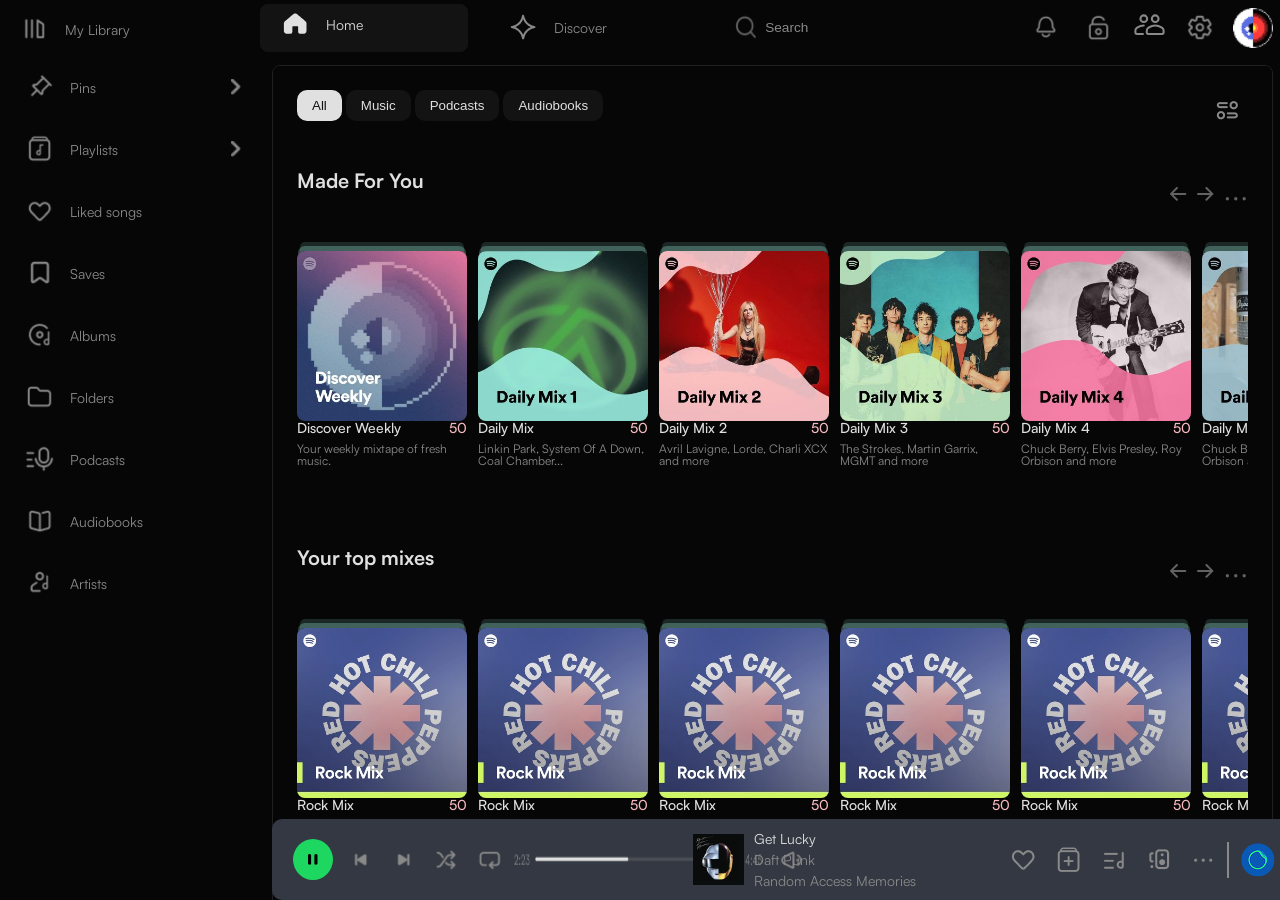
<file: index.html>
<!doctype html>
<html lang="en">

<head>
  <meta charset="UTF-8" />
  <meta name="viewport" content="width=device-width, initial-scale=1.0" />
  <title>Spotify</title>
  <link rel="stylesheet" href="styles.css" />
</head>

<body>
  <input type="checkbox" id="friends-toggle" class="visually-hidden">
  <header>
    <nav class="main-nav">
      <ul>
        <li class="home-btn">
          <a href="./index.html">
            <img src="./assets/Icons/home.png" alt="Home" />Home
          </a>
        </li>

        <li>
          <a href="./discover.html" class="nav-link">
            <img src="./assets/Icons/discover.png" alt="Discover">
            Discover</a>
        </li>

        <li>
          <div class="search-container">
            <a href="./search.html">
              <img class="search-icon" src="./assets/Icons/search.png" alt="Search">
            </a>
            <input type="text" placeholder="Search" class="search-input" />
          </div>
        </li>
      </ul>
    </nav>

    <div class="action-icons">
      <a href=""><img src="./assets/Icons/1bell.png" alt="bell" /></a>
      <a href=""><img src="./assets/Icons/2lock.png" alt="lock" /></a>

      <label for="friends-toggle" class="friends-btn">
        <svg class="friends-icon" width="35" height="26" viewBox="0 0 35 26" fill="none"
          xmlns="http://www.w3.org/2000/svg">
          <path
            d="M26.5729 6.73524C26.5729 8.5951 25.0652 10.1028 23.2054 10.1028C21.3455 10.1028 19.8378 8.5951 19.8378 6.73524C19.8378 4.87539 21.3455 3.36768 23.2054 3.36768C25.0652 3.36768 26.5729 4.87539 26.5729 6.73524Z"
            stroke="#898989" stroke-width="2.02054" />
          <path
            d="M16.286 15.8383L17.0358 15.3384C18.8628 14.1204 21.0095 13.4705 23.2053 13.4705C25.4012 13.4705 27.5478 14.1204 29.3749 15.3384L30.1247 15.8383C31.0615 16.4629 31.6242 17.5143 31.6242 18.6403V20.3178C31.6242 21.1858 30.9206 21.8894 30.0527 21.8894H23.2053H16.3579C15.49 21.8894 14.7864 21.1858 14.7864 20.3178V18.6403C14.7864 17.5143 15.3491 16.4629 16.286 15.8383Z"
            stroke="#898989" stroke-width="2.02054" stroke-linecap="round" stroke-linejoin="round" />
          <path
            d="M15.1541 6.73524C15.1541 8.5951 13.6464 10.1028 11.7865 10.1028C9.92666 10.1028 8.41895 8.5951 8.41895 6.73524C8.41895 4.87539 9.92666 3.36768 11.7865 3.36768C13.6464 3.36768 15.1541 4.87539 15.1541 6.73524Z"
            stroke="#898989" stroke-width="2.02054" />
          <path
            d="M11.7865 13.4705C9.59068 13.4705 7.44399 14.1204 5.61695 15.3384L4.86716 15.8383C3.93031 16.4629 3.36758 17.5143 3.36758 18.6403V20.3178C3.36758 21.1858 4.07118 21.8894 4.93912 21.8894H11"
            stroke="#898989" stroke-width="2.02054" stroke-linecap="round" stroke-linejoin="round" />
        </svg>

      </label>
      <a href=""><img src="./assets/Icons/4settings.png" alt="settings" /></a>
      <a href=""><img src="./assets/Icons/5theme.png" alt="theme" /></a>
    </div>
  </header>

  <!-- friends -toggle button that comes from the right side after clicking the icon -->
  <aside class="right-sidebar">
    <div class="control-panel">
      <h3>Friends Activity</h3>

      <div class="close-icons">
        <img src="./assets/Icons/add-frinds.png" alt="Add friends">
        <label for="friends-toggle">
          <img src="./assets/Icons/close.png" alt="Close">
        </label>
      </div>
    </div>

    <div class="friends-play">
      <div class="play-pic">
        <img src="./assets/Icons/friend1.png">
      </div>
      <div class="info-friends">
        <h5>FriendlyMusicListener</h5>
        <div class="author-info"> <img src="./assets/Icons/playing.png"> <span>Goosebumps · Travis Scott</span></div>
      </div>
    </div>

    <div class="friends-play">
      <div class="play-pic">
        <img src="./assets/Icons/friend2.png">
      </div>
      <div class="info-friends">
        <h5>AverageMusicEnjoyer</h5>
        <div class="author-info"> <img src="./assets/Icons/playing.png"> <span>Get Lucky · Daft Punk</span></div>
      </div>
    </div>

    <div class="friends-play">
      <div class="play-pic">
        <img src="./assets/Icons/friend3.png">
      </div>
      <div class="info-friends">
        <h5>MusicEnthusiast</h5>
        <span> 1h would he · joji</span>
      </div>
    </div>

    <div class="friends-play">
      <div class="play-pic">
        <img src="./assets/Icons/friend4.png">
      </div>
      <div class="info-friends">
        <h5>IListenToMusic56</h5>
        <span> 6h Rockstar · Post Malone</span>
      </div>
    </div>
  </aside>

  <aside class="sidebar">
    <nav class="sidebar-nav">
      <ul>
        <li class="library">
          <a href="./library.html" class="nav-link"><img src="./assets/Icons/my-library.png" alt="library" />My
            Library</a>
        </li>
        <li>
          <a href="#" class="nav-link"><img src="./assets/Icons/pin.png" alt="pins" />Pins<img class="vector"
              src="./assets/Icons/Vector.png" /></a>
        </li>
        <li>
          <a href="#" class="nav-link"><img src="./assets/Icons/playlist.png" alt="playlists" />Playlists<img
              class="vector" src="./assets/Icons/Vector.png" /></a>
        </li>
        <li>
          <a href="./liked-songs.html" class="nav-link"><img src="./assets/Icons/liked-songs.png"
              alt="liked-songs" />Liked songs</a>
        </li>
        <li>
          <a href="#" class="nav-link"><img src="./assets/Icons/saves.png" alt="saves" />Saves</a>
        </li>
        <li>
          <a href="#" class="nav-link"><img src="./assets/Icons/albums.png" alt="albums" />Albums</a>
        </li>
        <li>
          <a href="#" class="nav-link"><img src="./assets/Icons/folders.png" alt="folders" />Folders</a>
        </li>
        <li>
          <a href="#" class="nav-link"><img src="./assets/Icons/podcasts.png" alt="podcasts" />Podcasts</a>
        </li>
        <li>
          <a href="#" class="nav-link"><img src="./assets/Icons/audiobooks.png" alt="audiobooks" />Audiobooks</a>
        </li>
        <li>
          <a href="#" class="nav-link"><img src="./assets/Icons/artists.png" alt="artists" />Artists</a>
        </li>
      </ul>
    </nav>
  </aside>
  
  <main class="main-views">
    <div class="filters">
      <div class="chips">
        <button class="chip active">All</button>
        <button class="chip">Music</button>
        <button class="chip">Podcasts</button>
        <button class="chip">Audiobooks</button>
      </div>
      <div class="home-add">
        <img class="home-add" src="./assets/Icons/pc-home-add.png" />
      </div>
    </div>
    <section class="made-for-you"> <!--  cardebis nawili nana -->
      <div class=" cards-header">
        <h2>Made For You</h2>
        <div class="arrows">
          <button class="arrow-btn"> <img src="./assets/Icons/arrow_left.svg" alt="back"></button>
          <button class="arrow-btn"><img src="./assets/Icons/arrow_right.svg" alt="next"></button>
          <button class="arrow-btn"> <img src="./assets/Icons/dotdotdot.svg" alt="more"></button>

        </div>
      </div>

      <div class="card-grid">
        <div class="spotify-card">
          <div class="card-image">
            <img src="../assets/images/discover weekly.png" alt="Discover weekly" />
          </div>
          <div class="card-text">
            <h3>Discover Weekly <span class="track-count">50</span></h3>
            <p>Your weekly mixtape of fresh music.</p>
          </div>
        </div>
        <div class="spotify-card">
          <div class="card-image">
            <img src="../assets/images/daily mix11.png" alt="Discover weekly" />
          </div>
          <div class="card-text">
            <h3>Daily Mix <span class="track-count">50</span></h3>
            <p>Linkin Park, System Of A Down, Coal Chamber...</p>
          </div>
        </div>
        <div class="spotify-card">
          <div class="card-image">
            <img src="../assets/images/daily mix 22.png" alt="Discover weekly" />
          </div>
          <div class="card-text">
            <h3>Daily Mix 2 <span class="track-count">50</span></h3>
            <p>Avril Lavigne, Lorde, Charli XCX and more</p>
          </div>
        </div>
        <div class="spotify-card">
          <div class="card-image">
            <img src="../assets/images/daily mix3.png" alt="Discover weekly" />
          </div>
          <div class="card-text">
            <h3>Daily Mix 3 <span class="track-count">50</span></h3>
            <p>The Strokes, Martin Garrix, MGMT and more</p>
          </div>
        </div>

        <div class="spotify-card">
          <div class="card-image">
            <img src="../assets/images/daily mix4.png" alt="Discover weekly" />
          </div>
          <div class="card-text">
            <h3>Daily Mix 4 <span class="track-count">50</span></h3>
            <p>Chuck Berry, Elvis Presley, Roy Orbison and more</p>
          </div>
        </div>

        <div class="spotify-card">
          <div class="card-image">
            <img src="../assets/images/daily mix6.png" alt="Discover weekly" />
          </div>
          <div class="card-text">
            <h3>Daily Mix 5 <span class="track-count">50</span></h3>
            <p>Chuck Berry, Elvis Presley, Roy Orbison and more</p>
          </div>
        </div>

        <div class="spotify-card">
          <div class="card-image">
            <img src="../assets/images/nirvana.png" alt="Discover weekly" />
          </div>
          <div class="card-text">
            <h3>Nirvana <span class="track-count">50</span></h3>
            <p>The Strokes, Martin Garrix, MGMT and more</p>
          </div>
        </div>

        <div class="spotify-card">
          <div class="card-image">
            <img src="../assets/images/fall out boy.png" alt="Discover weekly" />
          </div>
          <div class="card-text">
            <h3>Fall Out Boy Radio <span class="track-count">50</span></h3>
            <p>With Panic! At The Disco, The All-American Rejects,...</p>
          </div>
        </div>

      </div>
    </section>


    </div>
    <section class="your-top-mixes">
      <div class="cards-header">
        <h2>Your top mixes</h2>
        <div class="arrows">
          <button class="arrow-btn"> <img src="./assets/Icons/arrow_left.svg" alt="back"></button>
          <button class="arrow-btn"><img src="./assets/Icons/arrow_right.svg" alt="next"></button>
          <button class="arrow-btn"> <img src="./assets/Icons/dotdotdot.svg" alt="more"></button>

        </div>
      </div>

      <div class="card-grid">
        <div class="spotify-card">
          <div class="card-image">
            <img src="../assets/images/rock mix.png" alt="Rock Mix 50" />
          </div>
          <div class="card-text">
            <h3>Rock Mix <span class="track-count">50</span></h3>
            <p>Red Hot Chili Peppers, R.E.M., Guns N’ Roses...</p>
          </div>
        </div>
        <div class="spotify-card">
          <div class="card-image">
            <img src="../assets/images/rock mix.png" alt="Rock Mix 50" />
          </div>
          <div class="card-text">
            <h3>Rock Mix <span class="track-count">50</span></h3>
            <p>Red Hot Chili Peppers, R.E.M., Guns N’ Roses...</p>
          </div>
        </div>
        <div class="spotify-card">
          <div class="card-image">
            <img src="../assets/images/rock mix.png" alt="Rock Mix 50" />
          </div>
          <div class="card-text">
            <h3>Rock Mix <span class="track-count">50</span></h3>
            <p>Red Hot Chili Peppers, R.E.M., Guns N’ Roses...</p>
          </div>
        </div>
        <div class="spotify-card">
          <div class="card-image">
            <img src="../assets/images/rock mix.png" alt="Rock Mix 50" />
          </div>
          <div class="card-text">
            <h3>Rock Mix <span class="track-count">50</span></h3>
            <p>Red Hot Chili Peppers, R.E.M., Guns N’ Roses...</p>
          </div>
        </div>
        <div class="spotify-card">
          <div class="card-image">
            <img src="../assets/images/rock mix.png" alt="Rock Mix 50" />
          </div>
          <div class="card-text">
            <h3>Rock Mix <span class="track-count">50</span></h3>
            <p>Red Hot Chili Peppers, R.E.M., Guns N’ Roses...</p>
          </div>
        </div>
        <div class="spotify-card">
          <div class="card-image">
            <img src="../assets/images/rock mix.png" alt="Rock Mix 50" />
          </div>
          <div class="card-text">
            <h3>Rock Mix <span class="track-count">50</span></h3>
            <p>Red Hot Chili Peppers, R.E.M., Guns N’ Roses...</p>
          </div>
        </div>
        <div class="spotify-card">
          <div class="card-image">
            <img src="../assets/images/rock mix.png" alt="Rock Mix 50" />
          </div>
          <div class="card-text">
            <h3>Rock Mix <span class="track-count">50</span></h3>
            <p>Red Hot Chili Peppers, R.E.M., Guns N’ Roses...</p>
          </div>
        </div>
        <div class="spotify-card">
          <div class="card-image">
            <img src="./assets/images/60s mix.png" alt="60s Mix" />
          </div>
          <div class="card-text">
            <h3>60s Mix <span class="track-count">50</span></h3>
            <p>Chuck Berry, Skeeter David, Van Morrison and...</p>
          </div>
        </div>
      </div>
      <section class="your-favourite-artists">
        <div class="cards-header">
          <h2>Your favorite artists</h2>
          <div class="arrows">
            <button class="arrow-btn"> <img src="./assets/Icons/arrow_left.svg" alt="back"></button>
            <button class="arrow-btn"><img src="./assets/Icons/arrow_right.svg" alt="next"></button>
            <button class="arrow-btn"> <img src="./assets/Icons/dotdotdot.svg" alt="more"></button>

          </div>
        </div>
        <div class="artists-grid">
          <div class="artist-card">
            <img class="round-image" src="./assets/images/guns n'roses.png" alt="Guns N' Roses">
            <p>Guns N' Roses</p>
          </div>
          <div class="artist-card">
            <img class="round-image" src="./assets/images/daft punk.png" alt="Daft Punk">
            <p>Daft Punk</p>
          </div>
          <div class="artist-card">
            <img class="round-image" src="./assets/images/david bowie mix.png" alt="David Bowie">
            <p>David Bowie</p>
          </div>
        </div>

      </section>
      <section class="album-for-you">
        <div class=" cards-header">
          <h2>Albums For You</h2>
          <div class="arrows">
            <button class="arrow-btn"> <img src="./assets/Icons/arrow_left.svg" alt="back"></button>
            <button class="arrow-btn"><img src="./assets/Icons/arrow_right.svg" alt="next"></button>
            <button class="arrow-btn"> <img src="./assets/Icons/dotdotdot.svg" alt="more"></button>

          </div>
        </div>
        <div class="card-grid">
          <div class="spotify-card">
            <div class="card-image">
              <img src="./assets/images/meteora.jpg" alt="meteora" />
            </div>
            <div class="card-text">
              <h3>Meteora<span class="track-count">13</span></h3>
              <p>Limking park</p>
            </div>
          </div>
          <div class="spotify-card">
            <div class="card-image">
              <img src="./assets/images/Daft-Punk-Random-Access-Memories.webp" alt="Random Access Memories" />
            </div>
            <div class="card-text">
              <h3>Random Access Memories<span class="track-count">13</span></h3>
              <p>Daft Punk</p>
            </div>
          </div>
          <div class="spotify-card">
            <div class="card-image">
              <img src="./assets/images/BlackHolesCover.jpg" alt="black holes and revelations" />
            </div>
            <div class="card-text">
              <h3>Black Holes and Revelations<span class="track-count">13</span></h3>
              <p>Muse</p>
            </div>
          </div>
          <div class="spotify-card">
            <div class="card-image">
              <img src="./assets/images/The_Beatles_Abbey_Road_album_cover.jpg" alt="Abbey Road" />
            </div>
            <div class="card-text">
              <h3>Abbey Road<span class="track-count">13</span></h3>
              <p>The Beathles</p>
            </div>
          </div>
          <!-- cards end -->
  </main>
  <footer class="player">
    <div class="player-left">
      <div class="on-off">
        <img src="./assets/Icons/playing-icon.png" />
      </div>
      <img src="./assets/Icons/before.png" />
      <img src="./assets/Icons/next.png" />
      <img src="./assets/Icons/shuffle.png" />
      <img src="./assets/Icons/on-repeat.png" />
      <img src="./assets/Icons/line.png" />
      <img src="./assets/Icons/volume.png" />
    </div>

    <div class="player-center">
      <img src="./assets/Icons/daft-punk-play.png" alt="daft-punk" />
      <div class="track-info">
        <div class="track-name">Get Lucky</div>
        <div class="track-info">Daft Punk</div>
        <div class="track-info">Random Access Memories</div>
      </div>
    </div>
    <div class="player-right">
      <img src="./assets/Icons/liked-songs.png" />
      <img src="./assets/Icons/add-playlist.png" />
      <img src="./assets/Icons/lyrics.png" />
      <img src="./assets/Icons/devices.png" />
      <img class="more" src="./assets/Icons/play-more.png" />
      <img src="./assets/Icons/DJ.png" />
      <img src="./assets/Icons/queue.png" />
    </div>
  </footer>
</body>

</html>
</file>
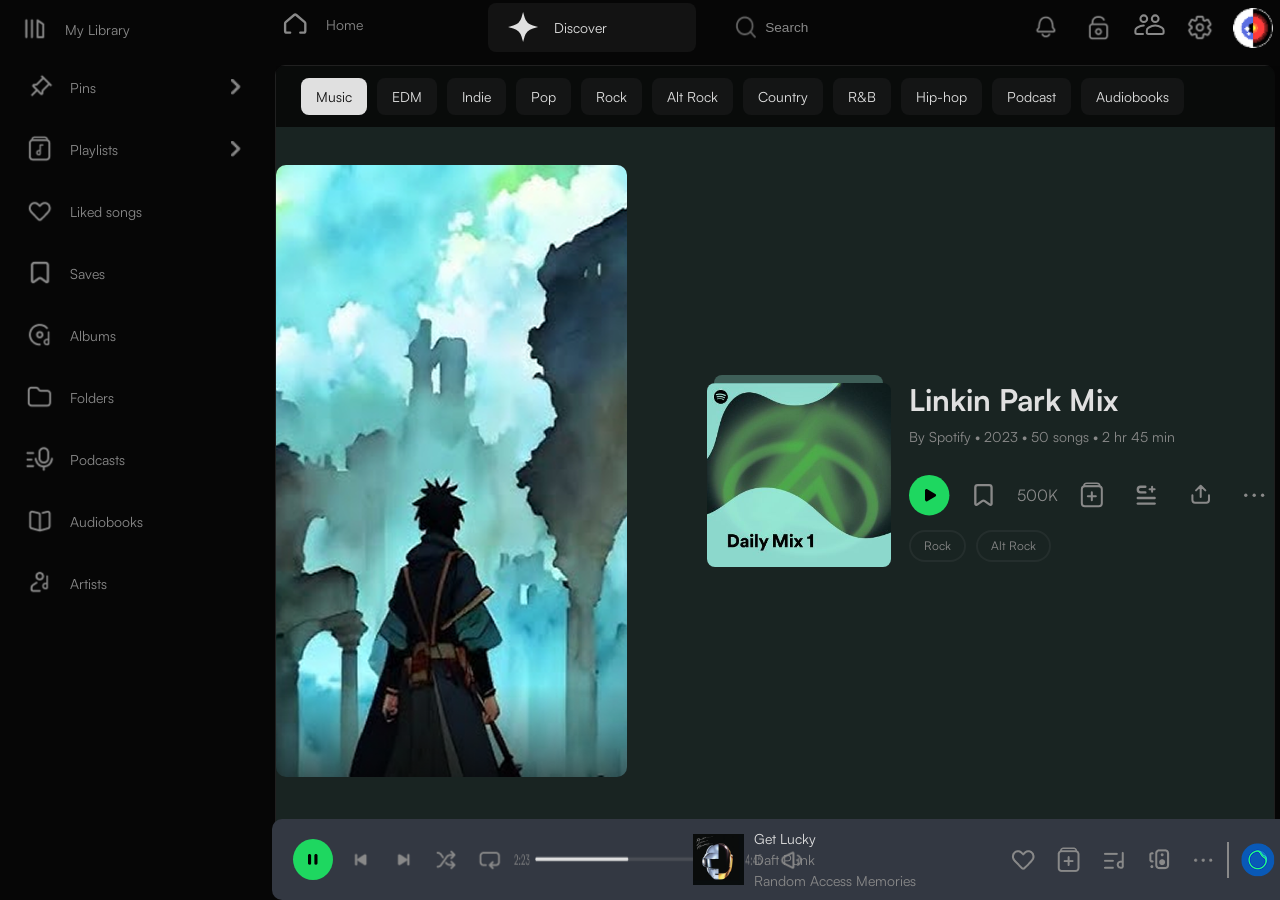
<file: discover.html>
<!DOCTYPE html>
<html lang="en">

<head>
    <meta charset="UTF-8">
    <meta name="viewport" content="width=device-width, initial-scale=1.0">
    <title>Discover - Spotify</title>
    <link rel="stylesheet" href="styles.css" />
</head>

<body>
    <input type="checkbox" id="friends-toggle" class="visually-hidden">
    <header>
        <nav class="main-nav">
            <ul>
                <li class="home-btn-liked-songs">
                    <a href="./index.html">
                        <svg width="41" height="41" viewBox="0 0 41 41" fill="none" xmlns="http://www.w3.org/2000/svg">
                            <path
                                d="M25.2566 28.6243H28.6242C29.5541 28.6243 30.3079 27.8704 30.3079 26.9405V19.432C30.3079 18.9368 30.0899 18.4666 29.7118 18.1467L21.2929 11.023C20.6651 10.4918 19.7454 10.4918 19.1176 11.023L10.6987 18.1467C10.3206 18.4666 10.1025 18.9368 10.1025 19.432V26.9405C10.1025 27.8704 10.8564 28.6243 11.7863 28.6243H15.1539"
                                stroke="#898989" stroke-width="2.3573" stroke-linecap="round" stroke-linejoin="round" />
                        </svg>Home
                    </a>
                </li>

                <li>
                    <a href="#" class="nav-link discover-link">
                        <svg width="41" height="41" viewBox="0 0 41 41" fill="none" xmlns="http://www.w3.org/2000/svg">
                            <path
                                d="M20.5898 29.5869C21.8154 25.2217 25.2266 21.8105 29.5918 20.585L31.3867 20.0811L29.5918 19.5771C25.2266 18.3516 21.8154 14.9404 20.5898 10.5752L20.0859 8.78027L19.582 10.5752C18.3565 14.9404 14.9452 18.3516 10.5801 19.5771L8.78516 20.0811L10.5801 20.585C14.9452 21.8105 18.3565 25.2217 19.582 29.5869L20.0859 31.3818L20.5898 29.5869Z"
                                fill="#E0E0E0" stroke="#E0E0E0" stroke-width="2" />
                        </svg>
                        Discover</a>
                </li>

                <li>
                    <div class="search-container">
                        <a href="./search.html">
                            <img class="search-icon" src="./assets/Icons/search.png" alt="Search">
                        </a>
                        <input type="text" placeholder="Search" class="search-input" />
                    </div>
                </li>
        </nav>

        <div class="action-icons">
            <a href=""><img src="./assets/Icons/1bell.png" alt="bell" /></a>
            <a href=""><img src="./assets/Icons/2lock.png" alt="lock" /></a>

            <label for="friends-toggle" class="friends-btn">
                <svg class="friends-icon" width="35" height="26" viewBox="0 0 35 26" fill="none"
                    xmlns="http://www.w3.org/2000/svg">
                    <path
                        d="M26.5729 6.73524C26.5729 8.5951 25.0652 10.1028 23.2054 10.1028C21.3455 10.1028 19.8378 8.5951 19.8378 6.73524C19.8378 4.87539 21.3455 3.36768 23.2054 3.36768C25.0652 3.36768 26.5729 4.87539 26.5729 6.73524Z"
                        stroke="#898989" stroke-width="2.02054" />
                    <path
                        d="M16.286 15.8383L17.0358 15.3384C18.8628 14.1204 21.0095 13.4705 23.2053 13.4705C25.4012 13.4705 27.5478 14.1204 29.3749 15.3384L30.1247 15.8383C31.0615 16.4629 31.6242 17.5143 31.6242 18.6403V20.3178C31.6242 21.1858 30.9206 21.8894 30.0527 21.8894H23.2053H16.3579C15.49 21.8894 14.7864 21.1858 14.7864 20.3178V18.6403C14.7864 17.5143 15.3491 16.4629 16.286 15.8383Z"
                        stroke="#898989" stroke-width="2.02054" stroke-linecap="round" stroke-linejoin="round" />
                    <path
                        d="M15.1541 6.73524C15.1541 8.5951 13.6464 10.1028 11.7865 10.1028C9.92666 10.1028 8.41895 8.5951 8.41895 6.73524C8.41895 4.87539 9.92666 3.36768 11.7865 3.36768C13.6464 3.36768 15.1541 4.87539 15.1541 6.73524Z"
                        stroke="#898989" stroke-width="2.02054" />
                    <path
                        d="M11.7865 13.4705C9.59068 13.4705 7.44399 14.1204 5.61695 15.3384L4.86716 15.8383C3.93031 16.4629 3.36758 17.5143 3.36758 18.6403V20.3178C3.36758 21.1858 4.07118 21.8894 4.93912 21.8894H11"
                        stroke="#898989" stroke-width="2.02054" stroke-linecap="round" stroke-linejoin="round" />
                </svg>

            </label>
            <a href=""><img src="./assets/Icons/4settings.png" alt="settings" /></a>
            <a href=""><img src="./assets/Icons/5theme.png" alt="theme" /></a>
        </div>
    </header>

    <!-- friends -toggle button that comes from the right side after clicking the icon -->
    <aside class="right-sidebar">
        <div class="control-panel">
            <h3>Friends Activity</h3>

            <div class="close-icons">
                <img src="./assets/Icons/add-frinds.png" alt="Add friends">
                <label for="friends-toggle">
                    <img src="./assets/Icons/close.png" alt="Close">
                </label>
            </div>
        </div>

        <div class="friends-play">
            <div class="play-pic">
                <img src="./assets/Icons/friend1.png">
            </div>
            <div class="info-friends">
                <h5>FriendlyMusicListener</h5>
                <div class="author-info"> <img src="./assets/Icons/playing.png"> <span>Goosebumps · Travis Scott</span>
                </div>
            </div>
        </div>

        <div class="friends-play">
            <div class="play-pic">
                <img src="./assets/Icons/friend2.png">
            </div>
            <div class="info-friends">
                <h5>AverageMusicEnjoyer</h5>
                <div class="author-info"> <img src="./assets/Icons/playing.png"> <span>Get Lucky · Daft Punk</span>
                </div>
            </div>
        </div>

        <div class="friends-play">
            <div class="play-pic">
                <img src="./assets/Icons/friend3.png">
            </div>
            <div class="info-friends">
                <h5>MusicEnthusiast</h5>
                <span> 1h would he · joji</span>
            </div>
        </div>

        <div class="friends-play">
            <div class="play-pic">
                <img src="./assets/Icons/friend4.png">
            </div>
            <div class="info-friends">
                <h5>IListenToMusic56</h5>
                <span> 6h Rockstar · Post Malone</span>
            </div>
        </div>
    </aside>

    <aside class="sidebar">
        <nav class="sidebar-nav">
            <ul>
                <li class="library">
                    <a href="./library.html" class="nav-link"><img src="./assets/Icons/my-library.png" alt="library" />My
                        Library</a>
                </li>
                <li>
                    <a href="#" class="nav-link"><img src="./assets/Icons/pin.png" alt="pins" />Pins<img class="vector"
                            src="./assets/Icons/Vector.png" /></a>
                </li>
                <li>
                    <a href="#" class="nav-link"><img src="./assets/Icons/playlist.png" alt="playlists" />Playlists<img
                            class="vector" src="./assets/Icons/Vector.png" /></a>
                </li>
                <li>
                    <a href="./liked-songs.html" class="nav-link"><img src="./assets/Icons/liked-songs.png"
                            alt="liked-songs" />Liked songs</a>
                </li>
                <li>
                    <a href="#" class="nav-link"><img src="./assets/Icons/saves.png" alt="saves" />Saves</a>
                </li>
                <li>
                    <a href="#" class="nav-link"><img src="./assets/Icons/albums.png" alt="albums" />Albums</a>
                </li>
                <li>
                    <a href="#" class="nav-link"><img src="./assets/Icons/folders.png" alt="folders" />Folders</a>
                </li>
                <li>
                    <a href="#" class="nav-link"><img src="./assets/Icons/podcasts.png" alt="podcasts" />Podcasts</a>
                </li>
                <li>
                    <a href="#" class="nav-link"><img src="./assets/Icons/audiobooks.png"
                            alt="audiobooks" />Audiobooks</a>
                </li>
                <li>
                    <a href="#" class="nav-link"><img src="./assets/Icons/artists.png" alt="artists" />Artists</a>
                </li>
            </ul>
        </nav>
    </aside>

    <main class="discover-home-page">
        <ul class="genres-bar">
            <li class="current-tab"><a href="#">Music</a></li>
            <li><a href="#">EDM</a></li>
            <li><a href="#">Indie</a></li>
            <li><a href="#">Pop</a></li>
            <li><a href="#">Rock</a></li>
            <li><a href="#">Alt Rock</a></li>
            <li><a href="#">Country</a></li>
            <li><a href="#">R&B</a></li>
            <li><a href="#">Hip-hop</a></li>
            <li><a href="#">Podcast</a></li>
            <li><a href="#">Audiobooks</a></li>
        </ul>

        <section class="discover-container linkin-park-theme">
            <div class="artist-img">
                <img src="./assets/images/linkin-park.png" alt="linkin-park" class="artist-poster">
            </div>
            <div class="info-spotify">
                <div class="lp-mix-img">
                    <div class="box-shadow-top"></div>
                    <img src="./assets/images/daily mix11.png" alt="daily mix">
                </div>
                <div class="lp-info-text">
                    <h3>Linkin Park Mix</h3>
                    <p>By Spotify • 2023 • 50 songs • 2 hr 45 min</p>
                    <div class="discover-actions">
                        <button class="icon-btn"><svg xmlns="http://www.w3.org/2000/svg" width="41" height="41"
                                viewBox="0 0 41 41" fill="none">
                                <circle cx="20.2054" cy="20.2054" r="20.2054" fill="#1ED760" />
                                <path
                                    d="M26.3289 18.8797C27.3494 19.4688 27.3494 20.9418 26.3289 21.5309L18.2927 26.1707C17.2722 26.7598 15.9966 26.0234 15.9966 24.845L15.9966 15.5656C15.9966 14.3872 17.2722 13.6508 18.2927 14.2399L26.3289 18.8797Z"
                                    fill="black" />
                            </svg></button>
                        <button class="icon-btn"><svg xmlns="http://www.w3.org/2000/svg" width="41" height="41"
                                viewBox="0 0 41 41" fill="none">
                                <path
                                    d="M12.3242 12.4008V28.7046C12.3242 29.648 13.3906 30.1967 14.1582 29.6484L19.0949 26.1222C19.9014 25.5461 20.9849 25.5461 21.7915 26.1222L26.7281 29.6484C27.4958 30.1967 28.5621 29.648 28.5621 28.7046V12.4008C28.5621 11.1196 27.5236 10.0811 26.2424 10.0811H14.6439C13.3628 10.0811 12.3242 11.1196 12.3242 12.4008Z"
                                    stroke="#898989" stroke-width="2.3197" />
                            </svg></button> <span class="number-info">500K</span>
                        <button class="icon-btn"><svg xmlns="http://www.w3.org/2000/svg" width="40" height="40"
                                viewBox="0 0 40 40" fill="none">
                                <rect width="20" height="20" rx="3" transform="matrix(1 0 0 -1 9.82617 31.3298)"
                                    stroke="#898989" stroke-width="2" stroke-linejoin="round" />
                                <path
                                    d="M11.8262 11.3298H27.8262C27.8262 9.67298 26.483 8.32983 24.8262 8.32983H14.8262C13.1693 8.32983 11.8262 9.67298 11.8262 11.3298Z"
                                    stroke="#898989" stroke-width="1.5" stroke-linejoin="round" />
                                <path
                                    d="M15.8262 21.3298H19.8262M23.8262 21.3298H19.8262M19.8262 21.3298V17.3298M19.8262 21.3298V25.3298"
                                    stroke="#898989" stroke-width="2.02054" stroke-linecap="round"
                                    stroke-linejoin="round" />
                            </svg></button>
                        <button class="icon-btn"><svg xmlns="http://www.w3.org/2000/svg" width="41" height="41"
                                viewBox="0 0 41 41" fill="none">
                                <path
                                    d="M19.3622 11.7866H14.5915C13.0416 11.7866 11.7852 13.043 11.7852 14.5929C11.7852 16.1428 13.0416 17.3992 14.5915 17.3992H19.3622"
                                    stroke="#898989" stroke-width="2.3573" stroke-linecap="round" />
                                <path d="M11.7852 23.0117L28.623 23.0117" stroke="#898989" stroke-width="2.3573"
                                    stroke-linecap="round" stroke-linejoin="round" />
                                <path d="M11.7852 28.6245L28.623 28.6245" stroke="#898989" stroke-width="2.3573"
                                    stroke-linecap="round" stroke-linejoin="round" />
                                <path
                                    d="M23.5723 14.3123H26.0979M28.6236 14.3123H26.0979M26.0979 14.3123V11.7866M26.0979 14.3123V16.838"
                                    stroke="#898989" stroke-width="2.02054" stroke-linecap="round"
                                    stroke-linejoin="round" />
                            </svg></button>
                        <button class="icon-btn"><svg width="41" height="41" viewBox="0 0 41 41" fill="none"
                                xmlns="http://www.w3.org/2000/svg">
                                <path
                                    d="M20.6897 22.0167V10.7406M20.6897 10.7406L16.0466 15.3837M20.6897 10.7406L25.3328 15.3837M28.981 20.3585V25.0016C28.981 26.4669 27.7931 27.6548 26.3278 27.6548L15.0516 27.6548C13.5863 27.6548 12.3984 26.4669 12.3984 25.0016V20.3585"
                                    stroke="#898989" stroke-width="2.02054" stroke-linecap="round"
                                    stroke-linejoin="round" />
                            </svg></button>
                        <button class="icon-btn"><svg xmlns="http://www.w3.org/2000/svg" width="41" height="41"
                                viewBox="0 0 41 41" fill="none">
                                <circle cx="11.7853" cy="20.2058" r="1.68378" fill="#898989" />
                                <circle cx="20.2053" cy="20.2058" r="1.68378" fill="#898989" />
                                <circle cx="28.6232" cy="20.2058" r="1.68378" fill="#898989" />
                            </svg></button>
                    </div>
                    <div class="info-genres">
                        <p>Rock</p>
                        <p>Alt Rock</p>
                    </div>
                </div>
            </div>
        </section>

        <section class="discover-container daft-punk-theme">
            <div class="artist-img">
                <img src="./assets/images/get-lucky.png" alt="get Lucky" class="artist-poster">
            </div>
            <div class="info-spotify">
                <div class="lp-mix-img">

                    <img src="./assets/images/dp-album.png" alt="daily mix">
                </div>
                <div class="lp-info-text">
                    <h3>Get Lucky</h3>
                    <p>By Duft Punk • 2013 • 6:05</p>
                    <div class="discover-actions">
                        <button class="icon-btn"><svg xmlns="http://www.w3.org/2000/svg" width="41" height="41"
                                viewBox="0 0 41 41" fill="none">
                                <circle cx="20.2054" cy="20.2054" r="20.2054" fill="#1ED760" />
                                <path
                                    d="M26.3289 18.8797C27.3494 19.4688 27.3494 20.9418 26.3289 21.5309L18.2927 26.1707C17.2722 26.7598 15.9966 26.0234 15.9966 24.845L15.9966 15.5656C15.9966 14.3872 17.2722 13.6508 18.2927 14.2399L26.3289 18.8797Z"
                                    fill="black" />
                            </svg></button>
                        <button class="icon-btn"><svg xmlns="http://www.w3.org/2000/svg" width="41" height="41"
                                viewBox="0 0 41 41" fill="none">
                                <path
                                    d="M12.3242 12.4008V28.7046C12.3242 29.648 13.3906 30.1967 14.1582 29.6484L19.0949 26.1222C19.9014 25.5461 20.9849 25.5461 21.7915 26.1222L26.7281 29.6484C27.4958 30.1967 28.5621 29.648 28.5621 28.7046V12.4008C28.5621 11.1196 27.5236 10.0811 26.2424 10.0811H14.6439C13.3628 10.0811 12.3242 11.1196 12.3242 12.4008Z"
                                    stroke="#898989" stroke-width="2.3197" />
                            </svg></button> <span class="number-info">500K</span>
                        <button class="icon-btn"><svg xmlns="http://www.w3.org/2000/svg" width="40" height="40"
                                viewBox="0 0 40 40" fill="none">
                                <rect width="20" height="20" rx="3" transform="matrix(1 0 0 -1 9.82617 31.3298)"
                                    stroke="#898989" stroke-width="2" stroke-linejoin="round" />
                                <path
                                    d="M11.8262 11.3298H27.8262C27.8262 9.67298 26.483 8.32983 24.8262 8.32983H14.8262C13.1693 8.32983 11.8262 9.67298 11.8262 11.3298Z"
                                    stroke="#898989" stroke-width="1.5" stroke-linejoin="round" />
                                <path
                                    d="M15.8262 21.3298H19.8262M23.8262 21.3298H19.8262M19.8262 21.3298V17.3298M19.8262 21.3298V25.3298"
                                    stroke="#898989" stroke-width="2.02054" stroke-linecap="round"
                                    stroke-linejoin="round" />
                            </svg></button>
                        <button class="icon-btn"><svg xmlns="http://www.w3.org/2000/svg" width="41" height="41"
                                viewBox="0 0 41 41" fill="none">
                                <path
                                    d="M19.3622 11.7866H14.5915C13.0416 11.7866 11.7852 13.043 11.7852 14.5929C11.7852 16.1428 13.0416 17.3992 14.5915 17.3992H19.3622"
                                    stroke="#898989" stroke-width="2.3573" stroke-linecap="round" />
                                <path d="M11.7852 23.0117L28.623 23.0117" stroke="#898989" stroke-width="2.3573"
                                    stroke-linecap="round" stroke-linejoin="round" />
                                <path d="M11.7852 28.6245L28.623 28.6245" stroke="#898989" stroke-width="2.3573"
                                    stroke-linecap="round" stroke-linejoin="round" />
                                <path
                                    d="M23.5723 14.3123H26.0979M28.6236 14.3123H26.0979M26.0979 14.3123V11.7866M26.0979 14.3123V16.838"
                                    stroke="#898989" stroke-width="2.02054" stroke-linecap="round"
                                    stroke-linejoin="round" />
                            </svg></button>
                        <button class="icon-btn"><svg width="41" height="41" viewBox="0 0 41 41" fill="none"
                                xmlns="http://www.w3.org/2000/svg">
                                <path
                                    d="M20.6897 22.0167V10.7406M20.6897 10.7406L16.0466 15.3837M20.6897 10.7406L25.3328 15.3837M28.981 20.3585V25.0016C28.981 26.4669 27.7931 27.6548 26.3278 27.6548L15.0516 27.6548C13.5863 27.6548 12.3984 26.4669 12.3984 25.0016V20.3585"
                                    stroke="#898989" stroke-width="2.02054" stroke-linecap="round"
                                    stroke-linejoin="round" />
                            </svg></button>
                        <button class="icon-btn"><svg xmlns="http://www.w3.org/2000/svg" width="41" height="41"
                                viewBox="0 0 41 41" fill="none">
                                <circle cx="11.7853" cy="20.2058" r="1.68378" fill="#898989" />
                                <circle cx="20.2053" cy="20.2058" r="1.68378" fill="#898989" />
                                <circle cx="28.6232" cy="20.2058" r="1.68378" fill="#898989" />
                            </svg></button>
                    </div>
                    <div class="info-genres">
                        <p>Rock</p>
                        <p>Alt Rock</p>
                    </div>
                </div>
            </div>
        </section>
    </main>

    <footer class="player">
        <div class="player-left">
            <div class="on-off">
                <img src="./assets/Icons/playing-icon.png" />
            </div>
            <img src="./assets/Icons/before.png" />
            <img src="./assets/Icons/next.png" />
            <img src="./assets/Icons/shuffle.png" />
            <img src="./assets/Icons/on-repeat.png" />
            <img src="./assets/Icons/line.png" />
            <img src="./assets/Icons/volume.png" />
        </div>

        <div class="player-center">
            <img src="./assets/Icons/daft-punk-play.png" alt="daft-punk" />
            <div class="track-info">
                <div class="track-name">Get Lucky</div>
                <div class="track-info">Daft Punk</div>
                <div class="track-info">Random Access Memories</div>
            </div>
        </div>
        <div class="player-right">
            <img src="./assets/Icons/liked-songs.png" />
            <img src="./assets/Icons/add-playlist.png" />
            <img src="./assets/Icons/lyrics.png" />
            <img src="./assets/Icons/devices.png" />
            <img class="more" src="./assets/Icons/play-more.png" />
            <img src="./assets/Icons/DJ.png" />
            <img src="./assets/Icons/queue.png" />
        </div>
    </footer>
</body>

</html>
</file>
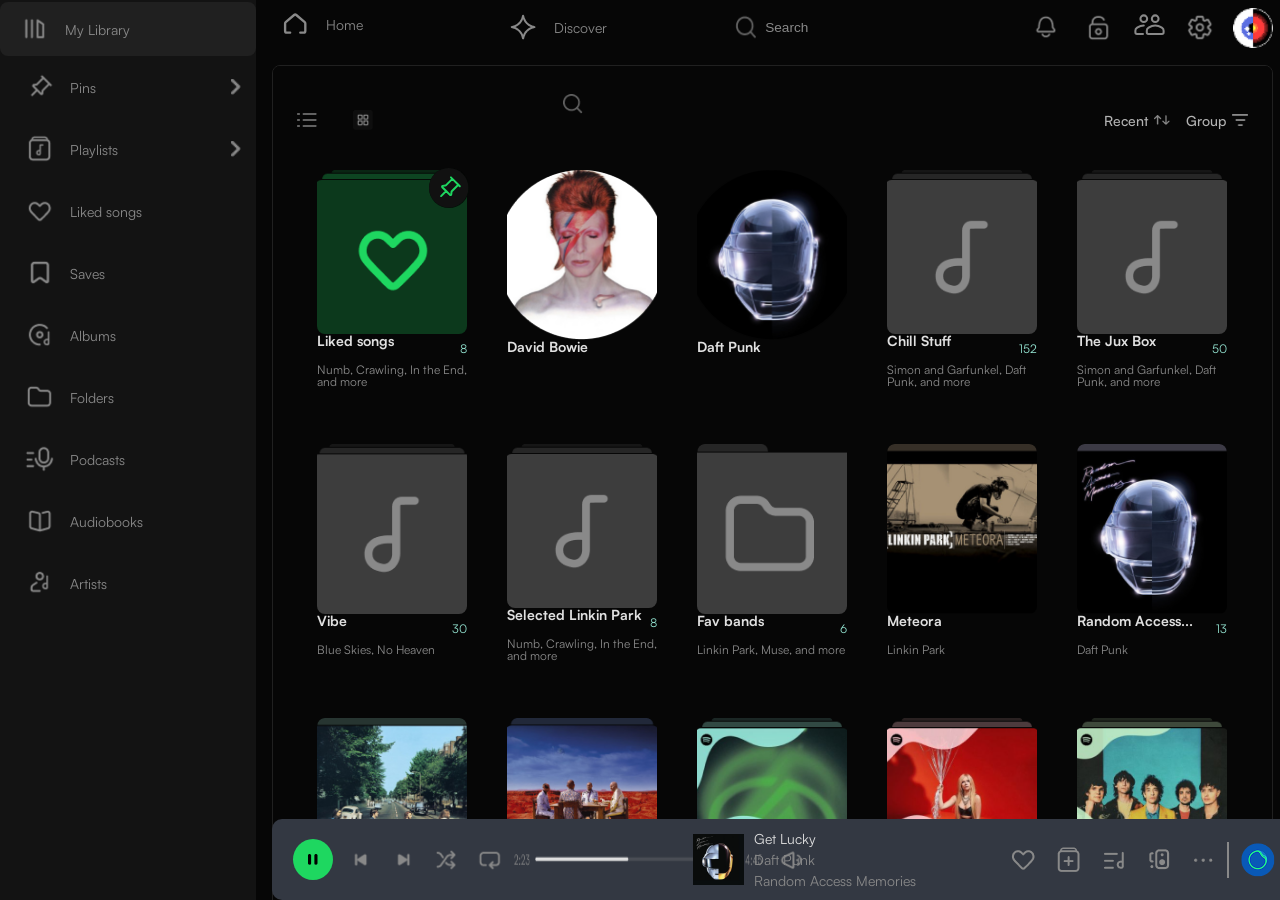
<file: library.html>
<!doctype html>
<html lang="en">

<head>
    <meta charset="UTF-8" />
    <meta name="viewport" content="width=device-width, initial-scale=1.0" />
    <title>Spotify</title>
    <link rel="stylesheet" href="styles.css" />
</head>

<body>
    <input type="checkbox" id="friends-toggle" class="visually-hidden">
    <header>
        <nav class="main-nav">
            <ul>
                <li class="home-btn-liked-songs">
                    <a href="./index.html">
                        <svg width="41" height="41" viewBox="0 0 41 41" fill="none" xmlns="http://www.w3.org/2000/svg">
                            <path
                                d="M25.2566 28.6243H28.6242C29.5541 28.6243 30.3079 27.8704 30.3079 26.9405V19.432C30.3079 18.9368 30.0899 18.4666 29.7118 18.1467L21.2929 11.023C20.6651 10.4918 19.7454 10.4918 19.1176 11.023L10.6987 18.1467C10.3206 18.4666 10.1025 18.9368 10.1025 19.432V26.9405C10.1025 27.8704 10.8564 28.6243 11.7863 28.6243H15.1539"
                                stroke="#898989" stroke-width="2.3573" stroke-linecap="round" stroke-linejoin="round" />
                        </svg>Home
                    </a>
                </li>

                <li>
                    <a href="./discover.html" class="nav-link">
                        <img src="./assets/Icons/discover.png" alt="Discover">
                        Discover</a>
                </li>

                <li>
                    <div class="search-container">
                        <a href="./search.html">
                            <img class="search-icon" src="./assets/Icons/search.png" alt="Search">
                        </a>
                        <input type="text" placeholder="Search" class="search-input" />
                    </div>
                </li>
            </ul>
        </nav>

        <div class="action-icons">
            <a href=""><img src="./assets/Icons/1bell.png" alt="bell" /></a>
            <a href=""><img src="./assets/Icons/2lock.png" alt="lock" /></a>

            <label for="friends-toggle" class="friends-btn">
                <svg class="friends-icon" width="35" height="26" viewBox="0 0 35 26" fill="none"
                    xmlns="http://www.w3.org/2000/svg">
                    <path
                        d="M26.5729 6.73524C26.5729 8.5951 25.0652 10.1028 23.2054 10.1028C21.3455 10.1028 19.8378 8.5951 19.8378 6.73524C19.8378 4.87539 21.3455 3.36768 23.2054 3.36768C25.0652 3.36768 26.5729 4.87539 26.5729 6.73524Z"
                        stroke="#898989" stroke-width="2.02054" />
                    <path
                        d="M16.286 15.8383L17.0358 15.3384C18.8628 14.1204 21.0095 13.4705 23.2053 13.4705C25.4012 13.4705 27.5478 14.1204 29.3749 15.3384L30.1247 15.8383C31.0615 16.4629 31.6242 17.5143 31.6242 18.6403V20.3178C31.6242 21.1858 30.9206 21.8894 30.0527 21.8894H23.2053H16.3579C15.49 21.8894 14.7864 21.1858 14.7864 20.3178V18.6403C14.7864 17.5143 15.3491 16.4629 16.286 15.8383Z"
                        stroke="#898989" stroke-width="2.02054" stroke-linecap="round" stroke-linejoin="round" />
                    <path
                        d="M15.1541 6.73524C15.1541 8.5951 13.6464 10.1028 11.7865 10.1028C9.92666 10.1028 8.41895 8.5951 8.41895 6.73524C8.41895 4.87539 9.92666 3.36768 11.7865 3.36768C13.6464 3.36768 15.1541 4.87539 15.1541 6.73524Z"
                        stroke="#898989" stroke-width="2.02054" />
                    <path
                        d="M11.7865 13.4705C9.59068 13.4705 7.44399 14.1204 5.61695 15.3384L4.86716 15.8383C3.93031 16.4629 3.36758 17.5143 3.36758 18.6403V20.3178C3.36758 21.1858 4.07118 21.8894 4.93912 21.8894H11"
                        stroke="#898989" stroke-width="2.02054" stroke-linecap="round" stroke-linejoin="round" />
                </svg>

            </label>
            <a href=""><img src="./assets/Icons/4settings.png" alt="settings" /></a>
            <a href=""><img src="./assets/Icons/5theme.png" alt="theme" /></a>
        </div>
    </header>

    <!-- friends -toggle button that comes from the right side after clicking the icon -->
    <aside class="right-sidebar">
        <div class="control-panel">
            <h3>Friends Activity</h3>

            <div class="close-icons">
                <img src="./assets/Icons/add-frinds.png" alt="Add friends">
                <label for="friends-toggle">
                    <img src="./assets/Icons/close.png" alt="Close">
                </label>
            </div>
        </div>

        <div class="friends-play">
            <div class="play-pic">
                <img src="./assets/Icons/friend1.png">
            </div>
            <div class="info-friends">
                <h5>FriendlyMusicListener</h5>
                <div class="author-info"> <img src="./assets/Icons/playing.png"> <span>Goosebumps · Travis Scott</span>
                </div>
            </div>
        </div>

        <div class="friends-play">
            <div class="play-pic">
                <img src="./assets/Icons/friend2.png">
            </div>
            <div class="info-friends">
                <h5>AverageMusicEnjoyer</h5>
                <div class="author-info"> <img src="./assets/Icons/playing.png"> <span>Get Lucky · Daft Punk</span>
                </div>
            </div>
        </div>

        <div class="friends-play">
            <div class="play-pic">
                <img src="./assets/Icons/friend3.png">
            </div>
            <div class="info-friends">
                <h5>MusicEnthusiast</h5>
                <span> 1h would he · joji</span>
            </div>
        </div>

        <div class="friends-play">
            <div class="play-pic">
                <img src="./assets/Icons/friend4.png">
            </div>
            <div class="info-friends">
                <h5>IListenToMusic56</h5>
                <span> 6h Rockstar · Post Malone</span>
            </div>
        </div>
    </aside>

    <aside class="sidebar liked-songs-nav">
        <nav class="sidebar-nav">
            <ul>
                <li class="library">
                    <a href="#" class="nav-link liked-songs-btn"><img src="./assets/Icons/my-library.png"
                            alt="library" />My
                        Library</a>
                </li>
                <li>
                    <a href="#" class="nav-link"><img src="./assets/Icons/pin.png" alt="pins" />Pins<img class="vector"
                            src="./assets/Icons/Vector.png" /></a>
                </li>
                <li>
                    <a href="#" class="nav-link"><img src="./assets/Icons/playlist.png" alt="playlists" />Playlists<img
                            class="vector" src="./assets/Icons/Vector.png" /></a>
                </li>
                <li>
                    <a href="./liked-songs.html" class="nav-link"><img src="./assets/Icons/liked-songs.png"
                            alt="liked-songs" />Liked songs</a>
                </li>
                <li>
                    <a href="#" class="nav-link"><img src="./assets/Icons/saves.png" alt="saves" />Saves</a>
                </li>
                <li>
                    <a href="#" class="nav-link"><img src="./assets/Icons/albums.png" alt="albums" />Albums</a>
                </li>
                <li>
                    <a href="#" class="nav-link"><img src="./assets/Icons/folders.png" alt="folders" />Folders</a>
                </li>
                <li>
                    <a href="#" class="nav-link"><img src="./assets/Icons/podcasts.png" alt="podcasts" />Podcasts</a>
                </li>
                <li>
                    <a href="#" class="nav-link"><img src="./assets/Icons/audiobooks.png"
                            alt="audiobooks" />Audiobooks</a>
                </li>
                <li>
                    <a href="#" class="nav-link"><img src="./assets/Icons/artists.png" alt="artists" />Artists</a>
                </li>
            </ul>

        </nav>
    </aside>
    <main class="main-views">


        <!-- shigtavsi -->
        <div class="filter-bar">
            <div class="filter-left">
                <button class="icon-btn">
                    <img src="./assets/Icons/Group 41.png" alt="list">
                </button>
                <button class="icon-btn">
                    <img src="./assets/Icons/icons big.png" alt="grid">
                </button>
            </div>

            <div class="filter-right">
                <div class="filter-option">
                    <span>Recent</span>
                    <img src="./assets/Icons/Group 76.png" alt="arrow">
                </div>
                <div class="filter-option">
                    <span>Group</span>
                    <img src="./assets/Icons/Group 41 (1).png" alt="list button">
                </div>
                <button class="search-btn">
                    <img src="./assets/Icons/Ellipse 11.png" alt="search">
                </button>
            </div>
        </div>
        <section class="library-cards-container">
            <div class="card-library">
                <img src="./assets/images/like1.png" alt="like-songs">
                <div class="pin-icon">
                    <img src="./assets/Icons/pin.svg" alt="pinned">
                </div>
                <div class="title-card">
                    <p>Liked songs</p>
                    <span>8</span>
                </div>
                <p>Numb, Crawling, In the End, and more</p>
            </div>
            <div class="card-library">
                <img src="./assets/images/bowie2.png" alt="David Bowie">
                <div class="title-card">
                    <p>David Bowie</p>
                </div>
            </div>
            <div class="card-library">
                <img src="./assets/images/daft punk333.png" alt="Daft Punk">
                <div class="title-card">
                    <p>Daft Punk</p>
                </div>
            </div>
            <div class="card-library">
                <img src="./assets/images/song4.png" alt="like-song">
                <div class="title-card">
                    <p>Chill Stuff</p>
                    <span>152</span>
                </div>
                <p>Simon and Garfunkel, Daft Punk, and more</p>
            </div>
            <div class="card-library">
                <img src="./assets/images/song4.png" alt="like-song">
                <div class="title-card">
                    <p>The Jux Box</p>
                    <span>50</span>
                </div>
                <p>Simon and Garfunkel, Daft Punk, and more</p>
            </div>
            <div class="card-library">
                <img src="./assets/images/song4.png" alt="like-song">
                <div class="title-card">
                    <p>Vibe</p>
                    <span>30</span>
                </div>
                <p>Blue Skies, No Heaven</p>
            </div>
            <div class="card-library">
                <img src="./assets/images/song4.png" alt="like-song">
                <div class="title-card">
                    <p>Selected Linkin Park</p>
                    <span>8</span>
                </div>
                <p>Numb, Crawling, In the End, and more</p>
            </div>
            <div class="card-library">
                <img src="./assets/images/folder5.png" alt="album">
                <div class="title-card">
                    <p>Fav bands</p>
                    <span>6</span>
                </div>
                <p>Linkin Park, Muse, and more</p>
            </div>
            <div class="card-library">
                <img src="./assets/images/cover6.png" alt="album">
                <div class="title-card">
                    <p>Meteora</p>
                </div>
                <p>Linkin Park</p>
            </div>
            <div class="card-library">
                <img src="./assets/images/daft punk7.png" alt="daft punk">
                <div class="title-card">
                    <p>Random Access...</p>
                    <span>13</span>
                </div>
                <p>Daft Punk</p>
            </div>
            <div class="card-library">
                <img src="./assets/images/the beatles8.png" alt="the beatles">
                <div class="title-card">
                    <p>Abbey Road</p>
                    <span>13</span>
                </div>
                <p>The Beatles</p>
            </div>
            <div class="card-library">
                <img src="./assets/images/muse9.png" alt="Muse">
                <div class="title-card">
                    <p>Black Holes and Revelations</p>
                    <span>13</span>
                </div>
                <p>Muse</p>
            </div>
            <div class="card-library">
                <img src="./assets/images/mix1.png" alt="daily mix">
                <div class="title-card">
                    <p>Daily Mix 1</p>
                    <span>50</span>
                </div>
                <p>Linkin Park, System Of A Down, Coal Chamber...</p>
            </div>
            <div class="card-library">
                <img src="./assets/images/mix2.png" alt="daily mix">
                <div class="title-card">
                    <p>Daily Mix 2</p>
                    <span>50</span>
                </div>
                <p>Linkin Park, System Of A Down, Coal Chamber...</p>
            </div>
            <div class="card-library">
                <img src="./assets/images/mix3.png" alt="daily mix">
                <div class="title-card">
                    <p>Daily Mix 3</p>
                    <span>50</span>
                </div>
                <p>The Strokes, Martin Garrix, MGMT and more</p>
            </div>
            <div class="card-library">
                <img src="./assets/images/mix4.png" alt="daily mix">
                <div class="title-card">
                    <p>Daily Mix</p>
                    <span>50</span>
                </div>
                <p>Red Hot Chili Peppers, R.E.M., Guns N’ Roses...</p>
            </div>
            <div class="card-library">
                <img src="./assets/images/cover14.png" alt="chill mix">
                <div class="title-card">
                    <p>Chill Mix</p>
                    <span>50</span>
                </div>
                <p>MF DOOM, Daft Punk, The Chainsmokers, and more</p>
                <div class="card-library">
                    <img src="./assets/images/billie15.png" alt="pop mix">
                    <div class="title-card">
                        <p>Pop Mix</p>
                        <span>50</span>
                    </div>
                    <p>Red Hot Chili Peppers, R.E.M., Guns N’ Roses...</p>
                </div>
         
        </section>
               <footer class="player">
                    <div class="player-left">
                        <div class="on-off">
                            <img src="./assets/Icons/playing-icon.png" />
                        </div>
                        <img src="./assets/Icons/before.png" />
                        <img src="./assets/Icons/next.png" />
                        <img src="./assets/Icons/shuffle.png" />
                        <img src="./assets/Icons/on-repeat.png" />
                        <img src="./assets/Icons/line.png" />
                        <img src="./assets/Icons/volume.png" />
                    </div>

                    <div class="player-center">
                        <img src="./assets/Icons/daft-punk-play.png" alt="daft-punk" />
                        <div class="track-info">
                            <div class="track-name">Get Lucky</div>
                            <div class="track-info">Daft Punk</div>
                            <div class="track-info">Random Access Memories</div>
                        </div>
                    </div>
                    <div class="player-right">
                        <img src="./assets/Icons/liked-songs.png" />
                        <img src="./assets/Icons/add-playlist.png" />
                        <img src="./assets/Icons/lyrics.png" />
                        <img src="./assets/Icons/devices.png" />
                        <img class="more" src="./assets/Icons/play-more.png" />
                        <img src="./assets/Icons/DJ.png" />
                        <img src="./assets/Icons/queue.png" />
                    </div>
                </footer>
    </main>
</body>
</file>
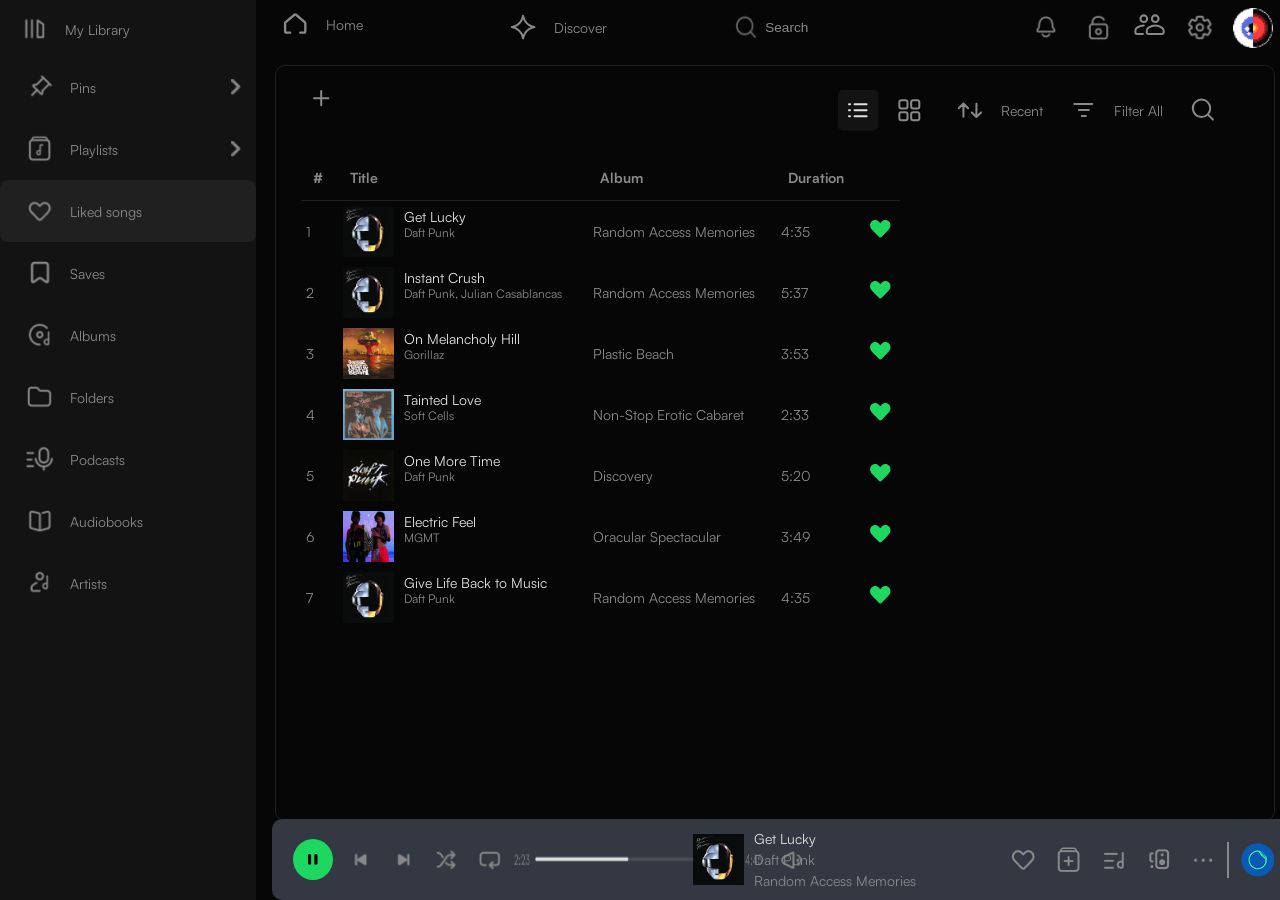
<file: liked-songs.html>
<!DOCTYPE html>
<html lang="en">

<head>
    <meta charset="UTF-8">
    <meta name="viewport" content="width=device-width, initial-scale=1.0">
    <title>Spotify-Liked songs</title>
    <link rel="stylesheet" href="styles.css" />
</head>

<body>
    <input type="checkbox" id="friends-toggle" class="visually-hidden">
    <header>
        <nav class="main-nav">
            <ul>
                <li class="home-btn-liked-songs">
                    <a href="./index.html">
                        <svg width="41" height="41" viewBox="0 0 41 41" fill="none" xmlns="http://www.w3.org/2000/svg">
                            <path
                                d="M25.2566 28.6243H28.6242C29.5541 28.6243 30.3079 27.8704 30.3079 26.9405V19.432C30.3079 18.9368 30.0899 18.4666 29.7118 18.1467L21.2929 11.023C20.6651 10.4918 19.7454 10.4918 19.1176 11.023L10.6987 18.1467C10.3206 18.4666 10.1025 18.9368 10.1025 19.432V26.9405C10.1025 27.8704 10.8564 28.6243 11.7863 28.6243H15.1539"
                                stroke="#898989" stroke-width="2.3573" stroke-linecap="round" stroke-linejoin="round" />
                        </svg>Home
                    </a>
                </li>

                <li>
                    <a href="./discover.html" class="nav-link">
                        <img src="./assets/Icons/discover.png" alt="Discover">
                        Discover</a>
                </li>

                <li>
                    <div class="search-container">
                        <a href="./search.html">
                            <img class="search-icon" src="./assets/Icons/search.png" alt="Search">
                        </a>
                        <input type="text" placeholder="Search" class="search-input" />
                    </div>
                </li>
            </ul>
        </nav>

        <div class="action-icons">
            <a href=""><img src="./assets/Icons/1bell.png" alt="bell" /></a>
            <a href=""><img src="./assets/Icons/2lock.png" alt="lock" /></a>

            <label for="friends-toggle" class="friends-btn">
                <svg class="friends-icon" width="35" height="26" viewBox="0 0 35 26" fill="none"
                    xmlns="http://www.w3.org/2000/svg">
                    <path
                        d="M26.5729 6.73524C26.5729 8.5951 25.0652 10.1028 23.2054 10.1028C21.3455 10.1028 19.8378 8.5951 19.8378 6.73524C19.8378 4.87539 21.3455 3.36768 23.2054 3.36768C25.0652 3.36768 26.5729 4.87539 26.5729 6.73524Z"
                        stroke="#898989" stroke-width="2.02054" />
                    <path
                        d="M16.286 15.8383L17.0358 15.3384C18.8628 14.1204 21.0095 13.4705 23.2053 13.4705C25.4012 13.4705 27.5478 14.1204 29.3749 15.3384L30.1247 15.8383C31.0615 16.4629 31.6242 17.5143 31.6242 18.6403V20.3178C31.6242 21.1858 30.9206 21.8894 30.0527 21.8894H23.2053H16.3579C15.49 21.8894 14.7864 21.1858 14.7864 20.3178V18.6403C14.7864 17.5143 15.3491 16.4629 16.286 15.8383Z"
                        stroke="#898989" stroke-width="2.02054" stroke-linecap="round" stroke-linejoin="round" />
                    <path
                        d="M15.1541 6.73524C15.1541 8.5951 13.6464 10.1028 11.7865 10.1028C9.92666 10.1028 8.41895 8.5951 8.41895 6.73524C8.41895 4.87539 9.92666 3.36768 11.7865 3.36768C13.6464 3.36768 15.1541 4.87539 15.1541 6.73524Z"
                        stroke="#898989" stroke-width="2.02054" />
                    <path
                        d="M11.7865 13.4705C9.59068 13.4705 7.44399 14.1204 5.61695 15.3384L4.86716 15.8383C3.93031 16.4629 3.36758 17.5143 3.36758 18.6403V20.3178C3.36758 21.1858 4.07118 21.8894 4.93912 21.8894H11"
                        stroke="#898989" stroke-width="2.02054" stroke-linecap="round" stroke-linejoin="round" />
                </svg>

            </label>
            <a href=""><img src="./assets/Icons/4settings.png" alt="settings" /></a>
            <a href=""><img src="./assets/Icons/5theme.png" alt="theme" /></a>
        </div>
    </header>

    <!-- friends -toggle button that comes from the right side after clicking the icon -->
    <aside class="right-sidebar">
        <div class="control-panel">
            <h3>Friends Activity</h3>

            <div class="close-icons">
                <img src="./assets/Icons/add-frinds.png" alt="Add friends">
                <label for="friends-toggle">
                    <img src="./assets/Icons/close.png" alt="Close">
                </label>
            </div>
        </div>

        <div class="friends-play">
            <div class="play-pic">
                <img src="./assets/Icons/friend1.png">
            </div>
            <div class="info-friends">
                <h5>FriendlyMusicListener</h5>
                <div class="author-info"> <img src="./assets/Icons/playing.png"> <span>Goosebumps · Travis Scott</span>
                </div>
            </div>
        </div>

        <div class="friends-play">
            <div class="play-pic">
                <img src="./assets/Icons/friend2.png">
            </div>
            <div class="info-friends">
                <h5>AverageMusicEnjoyer</h5>
                <div class="author-info"> <img src="./assets/Icons/playing.png"> <span>Get Lucky · Daft Punk</span>
                </div>
            </div>
        </div>

        <div class="friends-play">
            <div class="play-pic">
                <img src="./assets/Icons/friend3.png">
            </div>
            <div class="info-friends">
                <h5>MusicEnthusiast</h5>
                <span> 1h would he · joji</span>
            </div>
        </div>

        <div class="friends-play">
            <div class="play-pic">
                <img src="./assets/Icons/friend4.png">
            </div>
            <div class="info-friends">
                <h5>IListenToMusic56</h5>
                <span> 6h Rockstar · Post Malone</span>
            </div>
        </div>
    </aside>

    <aside class="sidebar liked-songs-nav">
        <nav class="sidebar-nav">
            <ul>
                <li class="library">
                    <a href="./library.html" class="nav-link"><img src="./assets/Icons/my-library.png" alt="library" />My
                        Library</a>
                </li>
                <li>
                    <a href="#" class="nav-link"><img src="./assets/Icons/pin.png" alt="pins" />Pins<img class="vector"
                            src="./assets/Icons/Vector.png" /></a>
                </li>
                <li>
                    <a href="#" class="nav-link"><img src="./assets/Icons/playlist.png" alt="playlists" />Playlists<img
                            class="vector" src="./assets/Icons/Vector.png" /></a>
                </li>
                <li>
                    <a href="#" class="nav-link liked-songs-btn"><img src="./assets/Icons/liked-songs.png"
                            alt="liked-songs" />Liked songs</a>
                </li>
                <li>
                    <a href="#" class="nav-link"><img src="./assets/Icons/saves.png" alt="saves" />Saves</a>
                </li>
                <li>
                    <a href="#" class="nav-link"><img src="./assets/Icons/albums.png" alt="albums" />Albums</a>
                </li>
                <li>
                    <a href="#" class="nav-link"><img src="./assets/Icons/folders.png" alt="folders" />Folders</a>
                </li>
                <li>
                    <a href="#" class="nav-link"><img src="./assets/Icons/podcasts.png" alt="podcasts" />Podcasts</a>
                </li>
                <li>
                    <a href="#" class="nav-link"><img src="./assets/Icons/audiobooks.png"
                            alt="audiobooks" />Audiobooks</a>
                </li>
                <li>
                    <a href="#" class="nav-link"><img src="./assets/Icons/artists.png" alt="artists" />Artists</a>
                </li>
            </ul>
        </nav>
    </aside>

    <main class="liked-songs-section">
        <div class="icon-bar">
            <svg width="41" height="41" viewBox="0 0 41 41" fill="none" xmlns="http://www.w3.org/2000/svg">
                <path
                    d="M20.2052 13.0618V20.2054M20.2052 27.3491V20.2054M20.2052 20.2054L13.0615 20.2054M20.2052 20.2054H27.3489"
                    stroke="#898989" stroke-width="2.02054" stroke-linecap="round" stroke-linejoin="round" />
            </svg>
            <div class="more-functions">
                <svg width="41" height="41" viewBox="0 0 41 41" fill="none" xmlns="http://www.w3.org/2000/svg">
                    <rect width="40.4108" height="40.4108" rx="5" fill="#898989" fill-opacity="0.1" />
                    <path d="M16.584 26.3298H28.584" stroke="#E0E0E0" stroke-width="2" stroke-linecap="round" />
                    <path d="M11 26.3298H12" stroke="#E0E0E0" stroke-width="2" stroke-linecap="round" />
                    <path d="M16.584 20.3298H28.584" stroke="#E0E0E0" stroke-width="2" stroke-linecap="round" />
                    <path d="M11 20.3298H12" stroke="#E0E0E0" stroke-width="2" stroke-linecap="round" />
                    <path d="M16.584 14.3298H28.584" stroke="#E0E0E0" stroke-width="2" stroke-linecap="round" />
                    <path d="M11 14.3298H12" stroke="#E0E0E0" stroke-width="2" stroke-linecap="round" />
                </svg>
                <svg width="41" height="41" viewBox="0 0 41 41" fill="none" xmlns="http://www.w3.org/2000/svg">
                    <rect width="8.18182" height="8.18182" rx="2" transform="matrix(1 0 0 -1 10.335 30.3298)"
                        stroke="#898989" stroke-width="2" />
                    <rect width="8.18182" height="8.18182" rx="2" transform="matrix(1 0 0 -1 10.335 18.5116)"
                        stroke="#898989" stroke-width="2" />
                    <rect width="8.18182" height="8.18182" rx="2" transform="matrix(1 0 0 -1 22.1533 30.3298)"
                        stroke="#898989" stroke-width="2" />
                    <rect width="8.18182" height="8.18182" rx="2" transform="matrix(1 0 0 -1 22.1533 18.5116)"
                        stroke="#898989" stroke-width="2" />
                </svg>
                <br>
                <svg width="41" height="41" viewBox="0 0 41 41" fill="none" xmlns="http://www.w3.org/2000/svg">
                    <path d="M13.4327 26.8049V13.5287M13.4327 13.5287L18.0759 18.1718M13.4327 13.5287L8.78962 18.1718"
                        stroke="#898989" stroke-width="2.02054" stroke-linecap="round" stroke-linejoin="round" />
                    <path
                        d="M26.4328 13.8049L26.4328 27.081M26.4328 27.081L21.7897 22.4379M26.4328 27.081L31.076 22.4379"
                        stroke="#898989" stroke-width="2.02054" stroke-linecap="round" stroke-linejoin="round" />
                </svg> <span>Recent</span>
                <br>
                <svg width="41" height="41" viewBox="0 0 41 41" fill="none" xmlns="http://www.w3.org/2000/svg">
                    <path d="M29.3351 14.081L11.3351 14.081" stroke="#898989" stroke-width="2" stroke-linecap="round" />
                    <path d="M25.8273 20.081H15.8273" stroke="#898989" stroke-width="2" stroke-linecap="round" />
                    <path d="M22.8273 26.081H18.8273" stroke="#898989" stroke-width="2" stroke-linecap="round" />
                </svg> <span>Filter All</span>
                <br>
                <svg width="41" height="41" viewBox="0 0 41 41" fill="none" xmlns="http://www.w3.org/2000/svg">
                    <path
                        d="M24.7357 24.361C26.2733 22.7925 27.2214 20.644 27.2214 18.274C27.2214 13.4715 23.3282 9.57837 18.5257 9.57837C13.7233 9.57837 9.83008 13.4715 9.83008 18.274C9.83008 23.0765 13.7233 26.9697 18.5257 26.9697C20.9582 26.9697 23.1575 25.9709 24.7357 24.361ZM24.7357 24.361L29.8301 29.5784"
                        stroke="#898989" stroke-width="2.02054" stroke-linecap="round" />
                </svg>
            </div>
        </div>


        <table class="music-table">
            <thead class="info-row">
                <tr>
                    <th>#</th>
                    <th>Title</th>
                    <th>Album</th>
                    <th>Duration</th>
                    <th></th>
                </tr>
            </thead>
            <tbody class="liked-songs-tbody">
                <tr>
                    <td>1</td>

                    <td>
                        <div class="song-info">
                            <img src="./assets/images/daft-punk.png" alt="Album cover">
                            <div class="song-info-text">
                                <span class="song-name">Get Lucky</span>
                                <p>Daft Punk</p>
                            </div>
                        </div>
                    </td>

                    <td>Random Access Memories</td>
                    <td>4:35</td>

                    <td class="like-cell">
                        <svg viewBox="0 0 23 20">
                            <path
                                d="M13.1337 2.36517L11.2699 4.17112L9.40606 2.36518C7.45169 0.471504 4.31654 0.57606 2.49269 2.59574C0.722922 4.55551 0.479272 7.49092 2.08184 9.58963C2.27877 9.84753 2.47241 10.0945 2.65668 10.3206C3.82313 11.7515 6.36813 14.2505 7.64327 15.5916C8.58536 16.5824 9.43219 17.4087 10.0702 18.0106C10.7439 18.6462 11.7838 18.6323 12.4588 17.9981C13.6352 16.8927 15.4391 15.171 16.7098 13.8346C17.9849 12.4935 18.7166 11.7515 19.8831 10.3206C20.0674 10.0945 20.261 9.84753 20.4579 9.58963C22.0605 7.49092 21.8168 4.55551 20.0471 2.59574C18.2232 0.57606 15.0881 0.471502 13.1337 2.36517Z" />
                        </svg>
                    </td>
                </tr>

                <tr>
                    <td>2</td>

                    <td>
                        <div class="song-info">
                            <img src="./assets/images/daft-punk.png" alt="Album cover">
                            <div class="song-info-text">
                                <span class="song-name">Instant Crush</span>
                                <p>Daft Punk, Julian Casablancas</p>
                            </div>
                        </div>
                    </td>

                    <td>Random Access Memories</td>
                    <td>5:37</td>

                    <td class="like-cell">
                        <svg viewBox="0 0 23 20">
                            <path
                                d="M13.1337 2.36517L11.2699 4.17112L9.40606 2.36518C7.45169 0.471504 4.31654 0.57606 2.49269 2.59574C0.722922 4.55551 0.479272 7.49092 2.08184 9.58963C2.27877 9.84753 2.47241 10.0945 2.65668 10.3206C3.82313 11.7515 6.36813 14.2505 7.64327 15.5916C8.58536 16.5824 9.43219 17.4087 10.0702 18.0106C10.7439 18.6462 11.7838 18.6323 12.4588 17.9981C13.6352 16.8927 15.4391 15.171 16.7098 13.8346C17.9849 12.4935 18.7166 11.7515 19.8831 10.3206C20.0674 10.0945 20.261 9.84753 20.4579 9.58963C22.0605 7.49092 21.8168 4.55551 20.0471 2.59574C18.2232 0.57606 15.0881 0.471502 13.1337 2.36517Z" />
                        </svg>
                    </td>
                </tr>

                <tr>
                    <td>3</td>
                    <td>
                        <div class="song-info">
                            <img src="./assets/images/gorillaz.png" alt="album cover">
                            <div class="song-info-text">
                                <span class="song-name">On Melancholy Hill</span>
                                <p>Gorillaz</p>
                            </div>
                        </div>
                    </td>
                    <td>Plastic Beach</td>
                    <td>3:53</td>
                    <td class="like-cell">
                        <svg viewBox="0 0 23 20">
                            <path
                                d="M13.1337 2.36517L11.2699 4.17112L9.40606 2.36518C7.45169 0.471504 4.31654 0.57606 2.49269 2.59574C0.722922 4.55551 0.479272 7.49092 2.08184 9.58963C2.27877 9.84753 2.47241 10.0945 2.65668 10.3206C3.82313 11.7515 6.36813 14.2505 7.64327 15.5916C8.58536 16.5824 9.43219 17.4087 10.0702 18.0106C10.7439 18.6462 11.7838 18.6323 12.4588 17.9981C13.6352 16.8927 15.4391 15.171 16.7098 13.8346C17.9849 12.4935 18.7166 11.7515 19.8831 10.3206C20.0674 10.0945 20.261 9.84753 20.4579 9.58963C22.0605 7.49092 21.8168 4.55551 20.0471 2.59574C18.2232 0.57606 15.0881 0.471502 13.1337 2.36517Z" />
                        </svg>
                    </td>
                </tr>

                <tr>
                    <td>4</td>
                    <td>
                        <div class="song-info">
                            <img src="./assets/images/soft-cell.png" alt="album cover">
                            <div class="song-info-text">
                                <span class="song-name">Tainted Love</span>
                                <p>Soft Cells</p>
                            </div>
                        </div>
                    </td>
                    <td>Non-Stop Erotic Cabaret</td>
                    <td>2:33</td>
                    <td class="like-cell">
                        <svg viewBox="0 0 23 20">
                            <path
                                d="M13.1337 2.36517L11.2699 4.17112L9.40606 2.36518C7.45169 0.471504 4.31654 0.57606 2.49269 2.59574C0.722922 4.55551 0.479272 7.49092 2.08184 9.58963C2.27877 9.84753 2.47241 10.0945 2.65668 10.3206C3.82313 11.7515 6.36813 14.2505 7.64327 15.5916C8.58536 16.5824 9.43219 17.4087 10.0702 18.0106C10.7439 18.6462 11.7838 18.6323 12.4588 17.9981C13.6352 16.8927 15.4391 15.171 16.7098 13.8346C17.9849 12.4935 18.7166 11.7515 19.8831 10.3206C20.0674 10.0945 20.261 9.84753 20.4579 9.58963C22.0605 7.49092 21.8168 4.55551 20.0471 2.59574C18.2232 0.57606 15.0881 0.471502 13.1337 2.36517Z" />
                        </svg>
                    </td>
                </tr>

                <tr>
                    <td>5</td>
                    <td>
                        <div class="song-info">
                            <img src="./assets/images/daft-punk2.png" alt="album cover">
                            <div class="song-info-text">
                                <span class="song-name">One More Time</span>
                                <p>Daft Punk</p>
                            </div>
                        </div>
                    </td>
                    <td>Discovery</td>
                    <td>5:20 </td>
                    <td class="like-cell">
                        <svg viewBox="0 0 23 20">
                            <path
                                d="M13.1337 2.36517L11.2699 4.17112L9.40606 2.36518C7.45169 0.471504 4.31654 0.57606 2.49269 2.59574C0.722922 4.55551 0.479272 7.49092 2.08184 9.58963C2.27877 9.84753 2.47241 10.0945 2.65668 10.3206C3.82313 11.7515 6.36813 14.2505 7.64327 15.5916C8.58536 16.5824 9.43219 17.4087 10.0702 18.0106C10.7439 18.6462 11.7838 18.6323 12.4588 17.9981C13.6352 16.8927 15.4391 15.171 16.7098 13.8346C17.9849 12.4935 18.7166 11.7515 19.8831 10.3206C20.0674 10.0945 20.261 9.84753 20.4579 9.58963C22.0605 7.49092 21.8168 4.55551 20.0471 2.59574C18.2232 0.57606 15.0881 0.471502 13.1337 2.36517Z" />
                        </svg>
                    </td>
                </tr>

                <tr>
                    <td>6</td>
                    <td>
                        <div class="song-info">
                            <img src="./assets/images/mgmt.png" alt="album cover">
                            <div class="song-info-text">
                                <span class="song-name">Electric Feel</span>
                                <p>MGMT</p>
                            </div>
                        </div>
                    </td>
                    <td>Oracular Spectacular</td>
                    <td>3:49 </td>
                    <td class="like-cell">
                        <svg viewBox="0 0 23 20">
                            <path
                                d="M13.1337 2.36517L11.2699 4.17112L9.40606 2.36518C7.45169 0.471504 4.31654 0.57606 2.49269 2.59574C0.722922 4.55551 0.479272 7.49092 2.08184 9.58963C2.27877 9.84753 2.47241 10.0945 2.65668 10.3206C3.82313 11.7515 6.36813 14.2505 7.64327 15.5916C8.58536 16.5824 9.43219 17.4087 10.0702 18.0106C10.7439 18.6462 11.7838 18.6323 12.4588 17.9981C13.6352 16.8927 15.4391 15.171 16.7098 13.8346C17.9849 12.4935 18.7166 11.7515 19.8831 10.3206C20.0674 10.0945 20.261 9.84753 20.4579 9.58963C22.0605 7.49092 21.8168 4.55551 20.0471 2.59574C18.2232 0.57606 15.0881 0.471502 13.1337 2.36517Z" />
                        </svg>
                    </td>
                </tr>

                <tr>
                    <td>7</td>
                    <td>
                        <div class="song-info">
                            <img src="./assets/images/daft-punk.png" alt="album cover">
                            <div class="song-info-text">
                                <span class="song-name">Give Life Back to Music</span>
                                <p>Daft Punk</p>
                            </div>
                        </div>
                    </td>
                    <td>Random Access Memories</td>
                    <td>4:35</td>
                    <td class="like-cell">
                        <svg viewBox="0 0 23 20">
                            <path
                                d="M13.1337 2.36517L11.2699 4.17112L9.40606 2.36518C7.45169 0.471504 4.31654 0.57606 2.49269 2.59574C0.722922 4.55551 0.479272 7.49092 2.08184 9.58963C2.27877 9.84753 2.47241 10.0945 2.65668 10.3206C3.82313 11.7515 6.36813 14.2505 7.64327 15.5916C8.58536 16.5824 9.43219 17.4087 10.0702 18.0106C10.7439 18.6462 11.7838 18.6323 12.4588 17.9981C13.6352 16.8927 15.4391 15.171 16.7098 13.8346C17.9849 12.4935 18.7166 11.7515 19.8831 10.3206C20.0674 10.0945 20.261 9.84753 20.4579 9.58963C22.0605 7.49092 21.8168 4.55551 20.0471 2.59574C18.2232 0.57606 15.0881 0.471502 13.1337 2.36517Z" />
                        </svg>
                    </td>
                </tr>
            </tbody>
        </table>
    </main>

    <footer class="player">
        <div class="player-left">
            <div class="on-off">
                <img src="./assets/Icons/playing-icon.png" />
            </div>
            <img src="./assets/Icons/before.png" />
            <img src="./assets/Icons/next.png" />
            <img src="./assets/Icons/shuffle.png" />
            <img src="./assets/Icons/on-repeat.png" />
            <img src="./assets/Icons/line.png" />
            <img src="./assets/Icons/volume.png" />
        </div>

        <div class="player-center">
            <img src="./assets/Icons/daft-punk-play.png" alt="daft-punk" />
            <div class="track-info">
                <div class="track-name">Get Lucky</div>
                <div class="track-info">Daft Punk</div>
                <div class="track-info">Random Access Memories</div>
            </div>
        </div>
        <div class="player-right">
            <img src="./assets/Icons/liked-songs.png" />
            <img src="./assets/Icons/add-playlist.png" />
            <img src="./assets/Icons/lyrics.png" />
            <img src="./assets/Icons/devices.png" />
            <img class="more" src="./assets/Icons/play-more.png" />
            <img src="./assets/Icons/DJ.png" />
            <img src="./assets/Icons/queue.png" />
        </div>
    </footer>
</body>

</html>
</file>
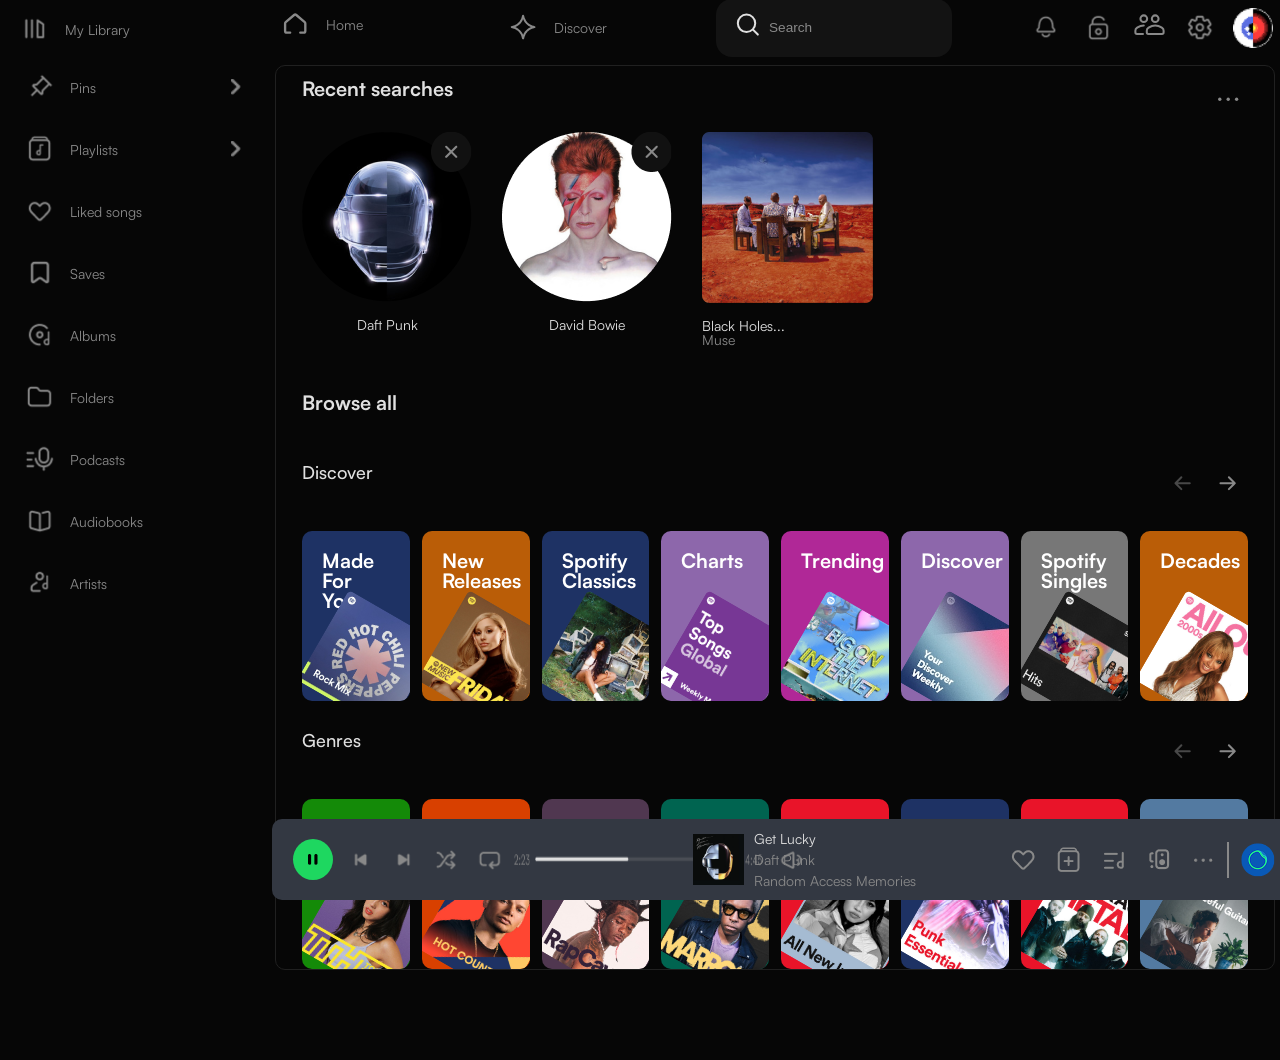
<file: search.html>
<!DOCTYPE html>
<html lang="en">

<head>
    <meta charset="UTF-8">
    <meta name="viewport" content="width=device-width, initial-scale=1.0">
    <title>Spotify - search </title>
    <link rel="stylesheet" href="styles.css" />
</head>

<body>
    <input type="checkbox" id="friends-toggle" class="visually-hidden">

    <header>

        <!-- responsive for mobile version only -->
        <div class="search-header">
            <div class="search-section">
                <input type="text" placeholder="What do you want to play?" class="search-input-mv" />
                <svg class="search-btn" width="20" height="20" viewBox="0 0 20 20" fill="none"
                    xmlns="http://www.w3.org/2000/svg">
                    <path
                        d="M13.9466 13.8388C15.2939 12.4644 16.1247 10.5817 16.1247 8.505C16.1247 4.29673 12.7133 0.885254 8.505 0.885254C4.29673 0.885254 0.885254 4.29673 0.885254 8.505C0.885254 12.7133 4.29673 16.1247 8.505 16.1247C10.6365 16.1247 12.5637 15.2495 13.9466 13.8388ZM13.9466 13.8388L18.4107 18.4107"
                        stroke="#898989" stroke-opacity="0.5" stroke-width="1.77054" stroke-linecap="round" />
                </svg>
            </div>

            <div class="photo-search">
                <svg width="41" height="41" viewBox="0 0 41 41" fill="none" xmlns="http://www.w3.org/2000/svg">
                    <path
                        d="M7.57837 16.8337V26.3244C7.57837 27.8585 8.82202 29.1022 10.3561 29.1022H29.8006C31.3347 29.1022 32.5784 27.8585 32.5784 26.3244V16.8337C32.5784 15.2995 31.3347 14.0559 29.8006 14.0559H28.3507C27.8169 14.0559 27.3091 13.8256 26.9575 13.424L25.0236 11.2155C24.6719 10.814 24.1641 10.5837 23.6304 10.5837H16.1885C15.6548 10.5837 15.147 10.814 14.7953 11.2155L12.8614 13.424C12.5098 13.8256 12.002 14.0559 11.4682 14.0559H10.3561C8.82202 14.0559 7.57837 15.2995 7.57837 16.8337Z"
                        stroke="#898989" stroke-width="2" stroke-linecap="round" stroke-linejoin="round" />
                    <circle cx="20.0784" cy="20.306" r="4.16667" stroke="#898989" stroke-width="2" />
                </svg>
            </div>
        </div>
        <!--  -->

        <nav class="main-nav">
            <ul>
                <li class="home-btn-liked-songs">
                    <a href="./index.html">
                        <svg width="41" height="41" viewBox="0 0 41 41" fill="none" xmlns="http://www.w3.org/2000/svg">
                            <path
                                d="M25.2566 28.6243H28.6242C29.5541 28.6243 30.3079 27.8704 30.3079 26.9405V19.432C30.3079 18.9368 30.0899 18.4666 29.7118 18.1467L21.2929 11.023C20.6651 10.4918 19.7454 10.4918 19.1176 11.023L10.6987 18.1467C10.3206 18.4666 10.1025 18.9368 10.1025 19.432V26.9405C10.1025 27.8704 10.8564 28.6243 11.7863 28.6243H15.1539"
                                stroke="#898989" stroke-width="2.3573" stroke-linecap="round" stroke-linejoin="round" />
                        </svg>Home
                    </a>
                </li>

                <li>
                    <a href="./discover.html" class="nav-link">
                        <img src="./assets/Icons/discover.png" alt="Discover">
                        Discover</a>
                </li>

                <li>
                    <div class="search-container search-bar">
                        <a href="./search.html">
                            <svg width="41" height="41" viewBox="0 0 41 41" fill="none"
                                xmlns="http://www.w3.org/2000/svg">
                                <path
                                    d="M24.7357 24.361C26.2733 22.7925 27.2214 20.644 27.2214 18.274C27.2214 13.4715 23.3282 9.57837 18.5257 9.57837C13.7233 9.57837 9.83008 13.4715 9.83008 18.274C9.83008 23.0765 13.7233 26.9697 18.5257 26.9697C20.9582 26.9697 23.1575 25.9709 24.7357 24.361ZM24.7357 24.361L29.8301 29.5784"
                                    stroke="#E0E0E0" stroke-width="2.02054" stroke-linecap="round" />
                            </svg>

                        </a>
                        <input type="text" placeholder="Search" class="search-input" />
                    </div>
                </li>
            </ul>
        </nav>

        <div class="action-icons">
            <a href=""><img src="./assets/Icons/1bell.png" alt="bell" /></a>
            <a href=""><img src="./assets/Icons/2lock.png" alt="lock" /></a>

            <label for="friends-toggle" class="friends-btn">
                <svg class="friends-icon" width="35" height="26" viewBox="0 0 35 26" fill="none"
                    xmlns="http://www.w3.org/2000/svg">
                    <path
                        d="M26.5729 6.73524C26.5729 8.5951 25.0652 10.1028 23.2054 10.1028C21.3455 10.1028 19.8378 8.5951 19.8378 6.73524C19.8378 4.87539 21.3455 3.36768 23.2054 3.36768C25.0652 3.36768 26.5729 4.87539 26.5729 6.73524Z"
                        stroke="#898989" stroke-width="2.02054" />
                    <path
                        d="M16.286 15.8383L17.0358 15.3384C18.8628 14.1204 21.0095 13.4705 23.2053 13.4705C25.4012 13.4705 27.5478 14.1204 29.3749 15.3384L30.1247 15.8383C31.0615 16.4629 31.6242 17.5143 31.6242 18.6403V20.3178C31.6242 21.1858 30.9206 21.8894 30.0527 21.8894H23.2053H16.3579C15.49 21.8894 14.7864 21.1858 14.7864 20.3178V18.6403C14.7864 17.5143 15.3491 16.4629 16.286 15.8383Z"
                        stroke="#898989" stroke-width="2.02054" stroke-linecap="round" stroke-linejoin="round" />
                    <path
                        d="M15.1541 6.73524C15.1541 8.5951 13.6464 10.1028 11.7865 10.1028C9.92666 10.1028 8.41895 8.5951 8.41895 6.73524C8.41895 4.87539 9.92666 3.36768 11.7865 3.36768C13.6464 3.36768 15.1541 4.87539 15.1541 6.73524Z"
                        stroke="#898989" stroke-width="2.02054" />
                    <path
                        d="M11.7865 13.4705C9.59068 13.4705 7.44399 14.1204 5.61695 15.3384L4.86716 15.8383C3.93031 16.4629 3.36758 17.5143 3.36758 18.6403V20.3178C3.36758 21.1858 4.07118 21.8894 4.93912 21.8894H11"
                        stroke="#898989" stroke-width="2.02054" stroke-linecap="round" stroke-linejoin="round" />
                </svg>

            </label>
            <a href=""><img src="./assets/Icons/4settings.png" alt="settings" /></a>
            <a href=""><img src="./assets/Icons/5theme.png" alt="theme" /></a>
        </div>
    </header>

    <!-- friends -toggle button that comes from the right side after clicking the icon -->
    <aside class="right-sidebar">
        <div class="control-panel">
            <h3>Friends Activity</h3>

            <div class="close-icons">
                <img src="./assets/Icons/add-frinds.png" alt="Add friends">
                <label for="friends-toggle">
                    <img src="./assets/Icons/close.png" alt="Close">
                </label>
            </div>
        </div>

        <div class="friends-play">
            <div class="play-pic">
                <img src="./assets/Icons/friend1.png">
            </div>
            <div class="info-friends">
                <h5>FriendlyMusicListener</h5>
                <div class="author-info"> <img src="./assets/Icons/playing.png"> <span>Goosebumps · Travis Scott</span>
                </div>
            </div>
        </div>

        <div class="friends-play">
            <div class="play-pic">
                <img src="./assets/Icons/friend2.png">
            </div>
            <div class="info-friends">
                <h5>AverageMusicEnjoyer</h5>
                <div class="author-info"> <img src="./assets/Icons/playing.png"> <span>Get Lucky · Daft Punk</span>
                </div>
            </div>
        </div>

        <div class="friends-play">
            <div class="play-pic">
                <img src="./assets/Icons/friend3.png">
            </div>
            <div class="info-friends">
                <h5>MusicEnthusiast</h5>
                <span> 1h would he · joji</span>
            </div>
        </div>

        <div class="friends-play">
            <div class="play-pic">
                <img src="./assets/Icons/friend4.png">
            </div>
            <div class="info-friends">
                <h5>IListenToMusic56</h5>
                <span> 6h Rockstar · Post Malone</span>
            </div>
        </div>
    </aside>

    <aside class="sidebar">
        <nav class="sidebar-nav">
            <ul>
                <li class="library">
                    <a href="./library.html" class="nav-link"><img src="./assets/Icons/my-library.png" alt="library" />My
                        Library</a>
                </li>
                <li>
                    <a href="#" class="nav-link"><img src="./assets/Icons/pin.png" alt="pins" />Pins<img class="vector"
                            src="./assets/Icons/Vector.png" /></a>
                </li>
                <li>
                    <a href="#" class="nav-link"><img src="./assets/Icons/playlist.png" alt="playlists" />Playlists<img
                            class="vector" src="./assets/Icons/Vector.png" /></a>
                </li>
                <li>
                    <a href="./liked-songs.html" class="nav-link"><img src="./assets/Icons/liked-songs.png"
                            alt="liked-songs" />Liked songs</a>
                </li>
                <li>
                    <a href="#" class="nav-link"><img src="./assets/Icons/saves.png" alt="saves" />Saves</a>
                </li>
                <li>
                    <a href="#" class="nav-link"><img src="./assets/Icons/albums.png" alt="albums" />Albums</a>
                </li>
                <li>
                    <a href="#" class="nav-link"><img src="./assets/Icons/folders.png" alt="folders" />Folders</a>
                </li>
                <li>
                    <a href="#" class="nav-link"><img src="./assets/Icons/podcasts.png" alt="podcasts" />Podcasts</a>
                </li>
                <li>
                    <a href="#" class="nav-link"><img src="./assets/Icons/audiobooks.png"
                            alt="audiobooks" />Audiobooks</a>
                </li>
                <li>
                    <a href="#" class="nav-link"><img src="./assets/Icons/artists.png" alt="artists" />Artists</a>
                </li>
            </ul>
        </nav>
    </aside>


    <main class="search-page">
        <div class="search-page-container">
            <div class="first-row">
                <h1>Recent searches</h1>
                <svg width="40" height="40" viewBox="0 0 40 40" fill="none" xmlns="http://www.w3.org/2000/svg">
                    <circle cx="11.7863" cy="20.2056" r="1.68378" fill="#898989" />
                    <circle cx="20.2053" cy="20.2056" r="1.68378" fill="#898989" />
                    <circle cx="28.6242" cy="20.2056" r="1.68378" fill="#898989" />
                </svg>
            </div>

            <section class="pinned-artists">
                <div class="artist-cards-search">
                    <a href="#">
                        <img src="./assets/images/Daft-punk3.png" alt="album cover">
                    </a>
                    <span>Daft Punk</span>
                </div>
                <div class="artist-cards-search">
                    <a href="#">
                        <img src="./assets/images/david-bowie.png" alt="profile album cover">
                    </a>
                    <span>David Bowie</span>
                </div>
                <div class="artist-cards-search">
                    <a href="#">
                        <img src="./assets/images/muse.png" alt="album cover">
                    </a>
                    <span class="muse">Black Holes...</span>
                    <p class="muse">Muse</p>
                </div>
            </section>

            <section class="browse-all-section">
                <h1>Browse all</h1>
                <div class="section-title">
                    <h2>Discover</h2>
                    <div class="scroll-icons">
                        <svg width="41" height="41" viewBox="0 0 41 41" fill="none" xmlns="http://www.w3.org/2000/svg">
                            <g opacity="0.5">
                                <path
                                    d="M27.7822 20.2056H13.4701M13.4701 20.2056L19.3633 26.0989M13.4701 20.2056L19.3633 14.3124"
                                    stroke="#898989" stroke-width="2.02054" stroke-linecap="round"
                                    stroke-linejoin="round" />
                            </g>
                        </svg>
                        <svg width="41" height="41" viewBox="0 0 41 41" fill="none" xmlns="http://www.w3.org/2000/svg">
                            <path
                                d="M13.4702 20.2055H27.7824M27.7824 20.2055L21.8891 14.3123M27.7824 20.2055L21.8891 26.0987"
                                stroke="#898989" stroke-width="2.02054" stroke-linecap="round"
                                stroke-linejoin="round" />
                        </svg>
                    </div>
                </div>
                <div class="container-discover-cards discover-cards-color">
                    <div class="discover-card">
                        <h3>Made For You</h3>
                        <img src="./assets/images/rock mix.png" alt="rock mix album">
                    </div>
                    <div class="discover-card">
                        <h3>New Releases</h3>
                        <img src="./assets/images/ariana-grande.png" alt="new albums">
                    </div>
                    <div class="discover-card">
                        <h3>Spotify Classics</h3>
                        <img src="./assets/images/spotify-classics.png" alt="classics cover">
                    </div>
                    <div class="discover-card">
                        <h3>Charts</h3>
                        <img src="./assets/images/charts.png" alt="top songs">
                    </div>
                    <div class="discover-card">
                        <h3>Trending</h3>
                        <img src="./assets/images/trending.png" alt="trending songs">
                    </div>
                    <div class="discover-card">
                        <h3>Discover</h3>
                        <img src="./assets/images/discover.png" alt="discover songs">
                    </div>
                    <div class="discover-card">
                        <h3>Spotify Singles</h3>
                        <img src="./assets/images/spotify-singles.png" alt="new singles">
                    </div>
                    <div class="discover-card">
                        <h3>Decades</h3>
                        <img src="./assets/images/decades.png" alt="girl on the album cover">
                    </div>
                </div>
            </section>

            <section class="genres-cards">
                <div class="section-title">
                    <h2>Genres</h2>
                    <div class="scroll-icons">
                        <svg width="41" height="41" viewBox="0 0 41 41" fill="none" xmlns="http://www.w3.org/2000/svg">
                            <g opacity="0.5">
                                <path
                                    d="M27.7822 20.2056H13.4701M13.4701 20.2056L19.3633 26.0989M13.4701 20.2056L19.3633 14.3124"
                                    stroke="#898989" stroke-width="2.02054" stroke-linecap="round"
                                    stroke-linejoin="round" />
                            </g>
                        </svg>
                        <svg width="41" height="41" viewBox="0 0 41 41" fill="none" xmlns="http://www.w3.org/2000/svg">
                            <path
                                d="M13.4702 20.2055H27.7824M27.7824 20.2055L21.8891 14.3123M27.7824 20.2055L21.8891 26.0987"
                                stroke="#898989" stroke-width="2.02054" stroke-linecap="round"
                                stroke-linejoin="round" />
                        </svg>
                    </div>
                </div>
                <div class="container-discover-cards genres-cards">
                    <div class="discover-card">
                        <h3>Pop</h3>
                        <img src="./assets/images/pop.png" alt="pop songs">
                    </div>
                    <div class="discover-card">
                        <h3>Country</h3>
                        <img src="./assets/images/country.png" alt="country songs">
                    </div>
                    <div class="discover-card">
                        <h3>Hip-Hop</h3>
                        <img src="./assets/images/hip-hop.png" alt="hip-hop songs">
                    </div>
                    <div class="discover-card">
                        <h3>Rock</h3>
                        <img src="./assets/images/rock.png" alt="Rock songs">
                    </div>
                    <div class="discover-card">
                        <h3>Indie</h3>
                        <img src="./assets/images/indie.png" alt="indie songs">
                    </div>
                    <div class="discover-card">
                        <h3>Punk</h3>
                        <img src="./assets/images/punk.png" alt="punk songs">
                    </div>
                    <div class="discover-card">
                        <h3>Metal</h3>
                        <img src="./assets/images/metal.png" alt="metal songs">
                    </div>
                    <div class="discover-card">
                        <h3>Instrumental</h3>
                        <img src="./assets/images/instrumental.png" alt="instrumental songs">
                    </div>
                </div>
            </section>
        </div>
    </main>

    <footer class="player">
        <div class="player-left">
            <div class="on-off">
                <img src="./assets/Icons/playing-icon.png" />
            </div>
            <img src="./assets/Icons/before.png" />
            <img src="./assets/Icons/next.png" />
            <img src="./assets/Icons/shuffle.png" />
            <img src="./assets/Icons/on-repeat.png" />
            <img src="./assets/Icons/line.png" />
            <img src="./assets/Icons/volume.png" />
        </div>

        <div class="player-center">
            <img src="./assets/Icons/daft-punk-play.png" alt="daft-punk" />
            <div class="track-info">
                <div class="track-name">Get Lucky</div>
                <div class="track-info">Daft Punk</div>
                <div class="track-info">Random Access Memories</div>
            </div>
        </div>
        <div class="player-right">
            <img src="./assets/Icons/liked-songs.png" />
            <img src="./assets/Icons/add-playlist.png" />
            <img src="./assets/Icons/lyrics.png" />
            <img src="./assets/Icons/devices.png" />
            <img class="more" src="./assets/Icons/play-more.png" />
            <img src="./assets/Icons/DJ.png" />
            <img src="./assets/Icons/queue.png" />
        </div>
    </footer>

    <!-- mobile version footer -->
    <div class="footer-mobile">
        <div class="player-mobile">
            <div class="album-picture">
                <img src="./assets/images/daft-punk.png" alt="daft punk">
            </div>
            <div class="album-info-text">
                <h5>Get Lucky (feat. Pharrell Williams)</h5>
                <p>Daft Punk</p>
            </div>
            <div class="playing-icons">
                <svg width="41" height="41" viewBox="0 0 41 41" fill="none" xmlns="http://www.w3.org/2000/svg">
                    <rect width="20" height="20" rx="3" transform="matrix(1 0 0 -1 9.82703 31.3296)" stroke="#898989"
                        stroke-width="2" stroke-linejoin="round" />
                    <path
                        d="M11.827 11.3296H27.827C27.827 9.67274 26.4839 8.32959 24.827 8.32959H14.827C13.1702 8.32959 11.827 9.67274 11.827 11.3296Z"
                        stroke="#898989" stroke-width="1.5" stroke-linejoin="round" />
                    <path d="M15.827 21.3296H19.827M23.827 21.3296H19.827M19.827 21.3296V17.3296M19.827 21.3296V25.3296"
                        stroke="#898989" stroke-width="2.02054" stroke-linecap="round" stroke-linejoin="round" />
                </svg>
                <svg width="41" height="41" viewBox="0 0 41 41" fill="none" xmlns="http://www.w3.org/2000/svg">
                    <path
                        d="M28.0942 18.2343C29.3511 18.9599 29.3511 20.774 28.0942 21.4997L18.1966 27.2141C16.9398 27.9397 15.3687 27.0327 15.3687 25.5814L15.3687 14.1526C15.3687 12.7013 16.9398 11.7943 18.1966 12.5199L28.0942 18.2343Z"
                        fill="#898989" />
                </svg>
            </div>
        </div>

        <div class="mobile-navbar">
            <div class="nav-icons">
                <svg width="41" height="41" viewBox="0 0 41 41" fill="none" xmlns="http://www.w3.org/2000/svg">
                    <path
                        d="M25.2567 28.6242H28.6243C29.5542 28.6242 30.3081 27.8703 30.3081 26.9404V19.4319C30.3081 18.9366 30.09 18.4665 29.7119 18.1465L21.293 11.0228C20.6652 10.4916 19.7455 10.4916 19.1177 11.0228L10.6988 18.1465C10.3207 18.4665 10.1027 18.9366 10.1027 19.4319V26.9404C10.1027 27.8703 10.8565 28.6242 11.7864 28.6242H15.154"
                        stroke="#898989" stroke-width="2.3573" stroke-linecap="round" stroke-linejoin="round" />
                </svg>
                <p>Home</p>
            </div>
            <div class="nav-icons">
                <svg width="41" height="41" viewBox="0 0 41 41" fill="none" xmlns="http://www.w3.org/2000/svg">
                    <path
                        d="M20.5903 29.5869C21.8159 25.2217 25.2271 21.8105 29.5923 20.585L31.3872 20.0811L29.5923 19.5771C25.2271 18.3516 21.8159 14.9404 20.5903 10.5752L20.0864 8.78027L19.5825 10.5752C18.357 14.9404 14.9457 18.3516 10.5806 19.5771L8.78564 20.0811L10.5806 20.585C14.9457 21.8105 18.357 25.2217 19.5825 29.5869L20.0864 31.3818L20.5903 29.5869Z"
                        stroke="#898989" stroke-width="2" />
                </svg>
                <p>Discover</p>
            </div>
            <div class="nav-icons">
                <svg width="41" height="41" viewBox="0 0 41 41" fill="none" xmlns="http://www.w3.org/2000/svg">
                    <path
                        d="M24.738 24.3607C26.2756 22.7923 27.2237 20.6437 27.2237 18.2738C27.2237 13.4713 23.3305 9.57812 18.528 9.57812C13.7256 9.57812 9.8324 13.4713 9.8324 18.2738C9.8324 23.0763 13.7256 26.9694 18.528 26.9694C20.9606 26.9694 23.1598 25.9706 24.738 24.3607ZM24.738 24.3607L29.8324 29.5781"
                        stroke="#898989" stroke-width="2.02054" stroke-linecap="round" />
                    <circle cx="18.5324" cy="18.2781" r="5.7" fill="#898989" />
                </svg>
                <p>Search</p>
            </div>
            <div class="nav-icons">

                <svg width="41" height="41" viewBox="0 0 41 41" fill="none" xmlns="http://www.w3.org/2000/svg">
                    <path d="M11.562 11.562V28.8489" stroke="#898989" stroke-width="2.02054" stroke-linecap="round"
                        stroke-linejoin="round" />
                    <path d="M17.3243 11.562V28.8489" stroke="#898989" stroke-width="2.02054" stroke-linecap="round"
                        stroke-linejoin="round" />
                    <path d="M23.0865 28.8489V11.562L28.8488 15.5513V28.8489H23.0865Z" stroke="#898989"
                        stroke-width="2.02054" stroke-linecap="round" stroke-linejoin="round" />
                </svg>
                <p>Library</p>
            </div>
            <div class="nav-icons">

                <svg width="41" height="41" viewBox="0 0 41 41" fill="none" xmlns="http://www.w3.org/2000/svg">
                    <path
                        d="M23.573 13.4706C23.573 15.3305 22.0653 16.8382 20.2055 16.8382C18.3456 16.8382 16.8379 15.3305 16.8379 13.4706C16.8379 11.6107 18.3456 10.103 20.2055 10.103C22.0653 10.103 23.573 11.6107 23.573 13.4706Z"
                        stroke="#898989" stroke-width="2.02054" />
                    <path
                        d="M13.2861 22.5734L14.0359 22.0736C15.8629 20.8555 18.0096 20.2056 20.2054 20.2056C22.4012 20.2056 24.5479 20.8555 26.375 22.0736L27.1248 22.5734C28.0616 23.198 28.6243 24.2494 28.6243 25.3754V27.053C28.6243 27.9209 27.9207 28.6245 27.0528 28.6245H20.2054H13.358C12.4901 28.6245 11.7865 27.9209 11.7865 27.053V25.3754C11.7865 24.2494 12.3492 23.198 13.2861 22.5734Z"
                        stroke="#898989" stroke-width="2.02054" stroke-linecap="round" stroke-linejoin="round" />
                </svg>
                <p>Me</p>
            </div>
        </div>
    </div>

</body>

</html>
</file>
<file: styles.css>
*,
*::before,
*::after {
  box-sizing: border-box;
  margin: 0;
  padding: 0;
}

main {
  scrollbar-width: none;
  -ms-overflow-style: none;
}
main ::-webkit-scrollbar, main ::-webkit-scrollbar-button {
  display: none;
}

ul,
ol {
  list-style: none;
}

a {
  text-decoration: none;
}

img {
  max-width: 100%;
  display: block;
}

ul,
li,
ol {
  list-style: none;
}

a {
  text-decoration: none;
}

@font-face {
  font-family: "Satoshi";
  src: url("../../assets/fonts/satoshi/Satoshi-Regular.woff2") format("woff2");
  font-weight: 400;
  font-style: normal;
}
@font-face {
  font-family: "Satoshi";
  src: url("../../assets/fonts/satoshi/Satoshi-Medium.woff2") format("woff2");
  font-weight: 500;
  font-style: normal;
}
@font-face {
  font-family: "Satoshi";
  src: url("../../assets/fonts/satoshi/Satoshi-Bold.woff2") format("woff2");
  font-weight: 700;
  font-style: normal;
}
body {
  font-family: "Satoshi", sans-serif;
  line-height: 1.5;
  background-color: rgb(6, 6, 6);
}

h1, h2, h3, h4 {
  font-weight: 700;
  line-height: 100%;
}

p {
  margin-bottom: 1rem;
}

a {
  font-size: 14px;
}

.sidebar {
  width: 16rem;
  height: 100vh;
  background-color: rgb(6, 6, 6);
  position: fixed;
  top: 0;
  left: 0;
  display: flex;
  flex-direction: column;
  padding-top: 2px;
  gap: 20px;
}

.sidebar-nav a {
  display: flex;
  align-items: center;
  width: 100%;
  padding: 11px 20px;
  color: rgb(137, 137, 137);
  gap: 10px;
  position: relative;
  transition: background-color 0.3s ease, color 0.1s ease;
}
.sidebar-nav img:not(.vector) {
  width: 40px;
  height: 40px;
}
.sidebar-nav .vector {
  position: absolute;
  right: 15px;
  width: 10px;
}

.sidebar-nav a:hover {
  cursor: pointer;
  border-radius: 8px;
  color: #E0E0E0;
  background-color: rgba(32, 32, 32, 0.5);
}

.library a {
  padding: 7px 15px;
}

header {
  width: 100%;
  height: 55px;
  background-color: rgb(6, 6, 6);
  display: flex;
  justify-content: space-between;
  align-items: center;
  position: fixed;
  top: 0;
  left: 0;
  padding: 0 0 0 260px;
}

.main-nav ul {
  display: flex;
  flex-direction: row;
  align-items: center;
  gap: 20px;
}

.home-btn {
  background-color: rgba(32, 32, 32, 0.5);
  border-radius: 8px;
}
.home-btn a {
  display: flex;
  align-items: center;
  justify-content: center;
  color: #E0E0E0;
  gap: 10px;
  padding: 0px 105px 7px 15px;
}

.nav-link {
  display: flex;
  align-items: center;
  color: rgb(137, 137, 137);
  gap: 10px;
  padding: 4px 89px 4px 15px;
}

.nav-link:hover {
  background-color: rgba(32, 32, 32, 0.5);
  border-radius: 8px;
  cursor: pointer;
  color: #E0E0E0;
}

.search-container {
  display: flex;
  align-items: center;
  background-color: rgb(6, 6, 6);
  transition: background-color 0.2s;
  padding: 6px 13px 6px 12px;
}
.search-container:focus-within {
  background-color: rgb(6, 6, 6);
  outline: 2px solid rgb(6, 6, 6);
}
.search-container .search-icon {
  width: 40px;
  height: 40px;
  margin-right: 5px;
  filter: brightness(0.7);
}

.search-input {
  background: transparent;
  border: none;
  color: white;
  font-size: 0.85rem;
  width: 100%;
  outline: none;
}
.search-input::placeholder {
  color: rgb(137, 137, 137);
}

.action-icons {
  display: flex;
  gap: 13px;
  align-items: center;
  padding: 7px;
}
.action-icons img {
  width: 40px;
  height: 40px;
}

.main-views {
  margin-left: 16rem;
  margin-top: 60px;
  margin-right: 7px;
  padding: 24px;
  background: rgb(6, 6, 6);
  min-height: calc(100vh - 55px);
  border: 1px solid rgb(32, 32, 32);
  border-radius: 8px;
}

.filters {
  display: flex;
  gap: 8px;
  margin-bottom: 24px;
  justify-content: space-between;
}

.chip:hover {
  background-color: #333842;
}

.chip {
  background-color: rgba(32, 32, 32, 0.5);
  color: rgb(224, 224, 224);
  border: none;
  padding: 8px 15px;
  border-radius: 10px;
  font-weight: 400;
  cursor: pointer;
}

.chip.active {
  background-color: rgb(224, 224, 224);
  color: rgb(17, 17, 17);
}

.player {
  background-color: #333842;
  display: flex;
  align-items: center;
  justify-content: space-between;
  position: fixed;
  bottom: 0;
  left: 17rem;
  width: 84%;
  height: 81px;
  border-radius: 10px;
}

.player-left {
  display: flex;
  align-items: center;
  width: 30%;
  gap: 5px;
  padding-left: 70px;
}
.player-left img {
  height: 38px;
}

.line {
  width: 696px;
}

.on-off {
  background-color: #1ED760;
  position: absolute;
  left: 21px;
  padding: 15px;
  border-radius: 50%;
}
.on-off img {
  height: 11px;
  width: 10px;
}

.on-off:hover {
  background-color: green;
}

.player-center {
  display: flex;
  align-items: center;
  padding: 15px 0;
  gap: 10px;
  padding-left: 32px;
}
.player-center img {
  width: 51px;
  height: 51px;
}

.track-name {
  font-size: 14px;
  color: rgb(224, 224, 224);
  font-weight: 400;
}

.track-info {
  font-size: 14px;
  color: rgb(137, 137, 137);
  font-weight: 400;
}

.player-right {
  display: flex;
  align-items: center;
  padding: 20px;
  gap: 5px;
}

.more {
  padding-right: 6px;
  border-right: 2px solid rgb(137, 137, 137);
  height: 36px;
}

.right-sidebar {
  position: fixed;
  top: 65px;
  right: -390px;
  width: 358px;
  bottom: 89px;
  background: rgb(6, 6, 6);
  border: 1px solid rgb(32, 32, 32);
  border-radius: 8px;
  transition: right 0.3s ease;
}

#friends-toggle:checked ~ .right-sidebar {
  right: 0;
}

.main-views {
  position: fixed;
  top: 5px;
  left: 1rem;
  right: 0;
  bottom: 89px;
  overflow-y: auto;
  transition: right 0.3s ease;
}

#friends-toggle:checked ~ .main-views {
  right: 358px;
}

.friends-btn {
  cursor: pointer;
}

#friends-toggle:checked ~ header .friends-icon {
  fill: rgb(137, 137, 137);
  stroke: none;
}

.main-views,
.right-sidebar {
  transition: all 0.3s ease;
}

.control-panel {
  display: flex;
  align-items: center;
  justify-content: space-between;
}
.control-panel h3 {
  color: #E0E0E0;
  padding: 20px;
  font-family: Satoshi;
  font-weight: 500;
  font-style: Medium;
  font-size: 14px;
  leading-trim: NONE;
  line-height: 100%;
  letter-spacing: 3%;
}

.close-icons {
  display: flex;
}

.friends-play {
  display: flex;
  gap: 15px;
  padding: 20px;
}
.friends-play h5 {
  color: #E0E0E0;
  font-family: Satoshi;
  font-weight: 400;
  font-style: Medium;
  font-size: 14px;
  leading-trim: NONE;
  line-height: 100%;
  letter-spacing: 3%;
}
.friends-play span {
  color: rgb(137, 137, 137);
}

.author-info {
  display: flex;
  align-items: center;
}

.icon-bar {
  display: flex;
  justify-content: space-between;
}
.icon-bar span {
  color: rgb(137, 137, 137);
  font-family: Satoshi;
  font-weight: 400;
  font-style: Medium;
  font-size: 14px;
  leading-trim: NONE;
  line-height: 100%;
  letter-spacing: 3%;
}

.icon-bar:first-child {
  content: "";
  padding: 12px 25px;
}

.more-functions {
  display: flex;
  align-items: center;
  justify-content: center;
  padding: 12px 25px;
  gap: 10px;
}

.liked-songs-section {
  border: 1px solid rgb(32, 32, 32);
  border-radius: 10px;
  margin: 41px 5px 0px 275px;
  height: 84vh;
}

.music-table {
  width: 60%;
  border-collapse: collapse;
  color: rgb(137, 137, 137);
  font-size: 14px;
  margin-left: 25px;
}

.music-table th,
.music-table td {
  padding: 5px;
  text-align: left;
}

.info-row {
  color: rgb(137, 137, 137);
}
.info-row th {
  border-bottom: 1px solid rgb(32, 32, 32);
  padding: 12px;
}

.song-info {
  display: flex;
  gap: 10px;
}
.song-info img {
  width: 51px;
  height: 51px;
}

.music-table tbody tr:hover {
  background: rgba(255, 255, 255, 0.05);
}

.song-name {
  color: rgb(224, 224, 224);
}

.like-cell svg {
  width: 23px;
  height: 20px;
  fill: #1ED760;
  cursor: pointer;
}

.liked-songs-nav {
  background-color: rgba(32, 32, 32, 0.5);
}

.liked-songs-btn {
  background-color: rgb(32, 32, 32);
  border-radius: 8px;
}

.home-btn-liked-songs {
  gap: 10px;
}
.home-btn-liked-songs a {
  color: rgb(137, 137, 137);
  display: flex;
  align-items: center;
  gap: 10px;
  padding: 0px 105px 7px 15px;
  border-radius: 8px;
}

.home-btn-liked-songs a:hover {
  color: #E0E0E0;
  cursor: pointer;
  background-color: rgba(32, 32, 32, 0.5);
  border-radius: 8px;
}

.search-bar {
  background-color: rgba(32, 32, 32, 0.5);
  border-radius: 16px;
}

.search-page {
  padding: 41px 5px 90px 275px;
}
@media (max-width: 768px) {
  .search-page {
    padding: 0;
    border: none;
  }
}

.search-page-container {
  border: 1px solid rgb(32, 32, 32);
  border-radius: 10px;
}

.first-row {
  display: flex;
  justify-content: space-between;
  padding: 13px 26px;
}
.first-row h1 {
  color: #E0E0E0;
  font-weight: 700;
  font-style: Bold;
  font-size: 20px;
}
@media (max-width: 768px) {
  .first-row {
    display: none;
  }
}

.pinned-artists {
  display: flex;
  gap: 30px;
  padding-left: 26px;
}

.artist-cards-search {
  text-align: center;
}
.artist-cards-search span {
  display: block;
  color: #E0E0E0;
  font-family: Satoshi;
  font-weight: 400;
  font-style: Medium;
  font-size: 14px;
  leading-trim: NONE;
  line-height: 100%;
  letter-spacing: 3%;
  padding-top: 16px;
}
.artist-cards-search p {
  color: rgb(137, 137, 137);
  font-family: Satoshi;
  font-weight: 400;
  font-style: Medium;
  font-size: 14px;
  leading-trim: NONE;
  line-height: 100%;
  letter-spacing: 3%;
}

.muse {
  display: block;
  text-align: left;
}

.browse-all-section h1 {
  color: #E0E0E0;
  font-weight: 700;
  font-style: Bold;
  font-size: 20px;
  padding: 30px 0 20px 26px;
}
.browse-all-section h2 {
  font-family: Satoshi;
  font-weight: 500;
  font-style: Medium;
  font-size: 14px;
  leading-trim: NONE;
  line-height: 100%;
  letter-spacing: 3%;
  font-size: 18px;
  color: #E0E0E0;
}

.section-title {
  display: flex;
  justify-content: space-between;
  padding: 30px 26px 15px 26px;
}
.section-title h2 {
  font-family: Satoshi;
  font-weight: 500;
  font-style: Medium;
  font-size: 14px;
  leading-trim: NONE;
  line-height: 100%;
  letter-spacing: 3%;
  font-size: 18px;
  color: #E0E0E0;
}

.container-discover-cards {
  display: flex;
  padding: 0 26px;
  gap: 12px;
}
@media (max-width: 768px) {
  .container-discover-cards {
    display: grid;
    grid-template-columns: 1fr 1fr;
  }
  .container-discover-cards img {
    top: 45px;
    left: 75px;
  }
}

.discover-card {
  position: relative;
  border-radius: 10px;
  width: 10.625rem;
  height: clamp(6.25rem, 4.375rem + 9.375vw, 10.625rem);
  overflow: hidden;
}
.discover-card img {
  position: absolute;
  width: 104px;
  height: 104px;
  bottom: -12px;
  right: -10px;
  border-radius: 5px;
  transform: rotate(30deg);
}
.discover-card h3 {
  padding: 20px;
  color: rgb(255, 255, 255);
  font-weight: 900;
  font-size: 20px;
  line-height: 100%;
  letter-spacing: 3%;
}

.discover-cards-color .discover-card:first-child,
.discover-cards-color .discover-card:nth-child(3),
.genres-cards .discover-card:nth-child(6) {
  background-color: rgb(30, 50, 100);
}

.discover-cards-color .discover-card:nth-child(2),
.discover-cards-color .discover-card:last-child {
  background-color: rgb(186, 93, 7);
}

.discover-cards-color .discover-card:nth-child(4),
.discover-cards-color .discover-card:nth-child(6) {
  background-color: rgb(141, 103, 171);
}

.discover-cards-color .discover-card:nth-child(5) {
  background-color: rgb(176, 40, 151);
}

.discover-cards-color .discover-card:nth-child(7) {
  background-color: rgb(119, 119, 119);
}

.genres-cards .discover-card:first-child {
  background-color: rgb(20, 138, 8);
}

.genres-cards .discover-card:nth-child(2) {
  background-color: rgb(216, 64, 0);
}

.genres-cards .discover-card:nth-child(3) {
  background-color: rgb(80, 55, 80);
}

.genres-cards .discover-card:nth-child(4) {
  background-color: rgb(0, 100, 80);
}

.genres-cards .discover-card:nth-child(5),
.genres-cards .discover-card:nth-child(7) {
  background-color: rgb(233, 20, 41);
}

.genres-cards .discover-card:last-child {
  background-color: rgb(83, 122, 161);
}

@media (max-width: 768px) {
  .main-nav {
    display: none;
  }
  .action-icons {
    display: none;
  }
  .right-sidebar {
    display: none;
  }
  .sidebar {
    display: none;
  }
}
@media (max-width: 768px) {
  .pinned-artists {
    display: none;
  }
  .search-page-container {
    border: none;
  }
  .scroll-icons {
    display: none;
  }
  .player {
    display: none;
  }
  .visually-hidden {
    display: none;
  }
}
@media (min-width: 768px) {
  .search-header {
    display: none !important;
  }
}
@media (max-width: 768px) {
  header {
    padding: 40px 20px 15px 20px !important;
    margin: 0;
    width: 100% !important;
    height: 40px !important;
    position: relative;
  }
  main {
    margin-bottom: 120px;
  }
}
.search-header {
  display: flex;
  align-items: center;
  justify-content: space-between;
}

.search-section {
  display: flex;
}
.search-section input {
  width: 306px;
  height: 36px;
}

.search-btn {
  position: absolute;
  left: 290px;
  top: 28px;
}

.search-input-mv {
  border-radius: 8px;
  background: rgba(32, 32, 32, 0.5);
  border: none;
  color: white;
  font-size: 0.85rem;
  width: 100%;
  outline: none;
}
.search-input-mv::placeholder {
  color: rgb(137, 137, 137);
}

.photo-search {
  padding-top: 10px;
  padding-left: 30px;
}

.footer-mobile {
  position: fixed;
  bottom: 0;
  left: 0;
  width: 100%;
  z-index: 4;
}
@media (min-width: 769px) {
  .footer-mobile {
    display: none !important;
  }
}

.player-mobile {
  background-color: rgb(51, 56, 66);
  margin: 0 10px 0px 10px;
  border-radius: 8px;
  display: flex;
  align-items: center;
  padding: 8px 12px;
  position: relative;
  overflow: hidden;
}
.player-mobile .album-picture img {
  width: 44px;
  height: 44px;
  border-radius: 4px;
  display: block;
}
.player-mobile .album-info-text {
  flex-grow: 1;
  padding-left: 12px;
}
.player-mobile .album-info-text h5 {
  color: rgb(219, 219, 219);
  font-size: 14px;
  font-weight: 400;
  margin: 0;
  white-space: nowrap;
  overflow: hidden;
  text-overflow: ellipsis;
  max-width: 180px;
}
.player-mobile .album-info-text p {
  color: rgb(137, 137, 137);
  font-size: 14px;
  margin: 0;
}
.player-mobile .playing-icons {
  display: flex;
  align-items: center;
  gap: 5px;
}
.player-mobile::after {
  content: "";
  position: absolute;
  bottom: 0;
  left: 0;
  height: 2px;
  width: 40%;
  background-color: rgb(224, 224, 224);
}

.mobile-navbar {
  display: flex;
  justify-content: space-around;
  align-items: flex-end;
  padding-bottom: 25px;
  padding-top: 10px;
  background: linear-gradient(180deg, rgba(17, 17, 17, 0.85) 0%, #111111 42.62%);
  background-color: transparent;
}
.mobile-navbar .nav-icons {
  display: flex;
  flex-direction: column;
  align-items: center;
  gap: 4px;
  cursor: pointer;
}
.mobile-navbar .nav-icons p {
  color: rgb(137, 137, 137);
  font-size: 12px;
  margin: 0;
  font-weight: 400;
}

.cards-header {
  display: flex;
  flex-direction: row;
  justify-content: space-between;
  align-items: center;
  padding: 16px 0;
  width: 100%;
}
.cards-header h2 {
  color: #E0E0E0 !important;
  font-style: Bold;
  font-size: 20px;
  letter-spacing: 3%;
  padding-bottom: 15px;
  margin-bottom: 20px;
}

.arrows {
  display: flex;
  gap: 10px;
}
.arrows button {
  display: flex;
  gap: 12px;
  cursor: pointer;
  opacity: 0.7;
  transition: 0.3s;
  background: none;
  border: none;
  margin-left: auto;
}

.card-grid {
  display: grid;
  gap: 11px;
  grid-auto-flow: column;
  grid-auto-columns: 170px;
  overflow-x: auto;
  scroll-behavior: smooth;
  padding-bottom: 100px;
  padding-top: 9px;
}

.spotify-card {
  height: 181px;
  border-radius: 8px;
  cursor: pointer;
  box-shadow: 0 -6px 0 -1px rgba(149, 230, 211, 0.3), 0 -12px 0 -3px rgba(149, 230, 211, 0.15);
}

.card-grid::-webkit-scrollbar {
  display: none;
}

.card-image img {
  border-radius: 8px;
}

.card-text h3 {
  color: #E0E0E0;
  font-weight: 500;
  font-style: Medium;
  font-size: 14px;
  line-height: 100%;
  letter-spacing: 3%;
  margin-bottom: 8px;
  display: flex;
  justify-content: space-between;
  align-items: center;
  width: 100%;
}
.card-text h3 .track-count {
  color: rgb(244, 184, 189);
}
.card-text p {
  font-weight: 400;
  font-style: Regular;
  font-size: 12px;
  line-height: 100%;
  letter-spacing: 3%;
  color: rgb(137, 137, 137);
}
.card-text .your-favourite-artists {
  padding: 20px 0;
}

h2 {
  color: #E0E0E0 !important;
  font-style: Bold;
  font-size: 20px;
  letter-spacing: 3%;
  padding-bottom: 15px;
  margin-bottom: 20px;
}

.artists-grid {
  display: flex;
  gap: 20px;
  padding: 20px 0;
}

.artist-card {
  width: 160px;
  text-align: center;
}

.round-image {
  width: 140px;
  height: 140px;
  border-radius: 50%;
  object-fit: cover;
  margin-bottom: 10px;
}

p {
  font-weight: 400;
  font-style: Regular;
  font-size: 12px;
  line-height: 100%;
  letter-spacing: 3%;
  color: rgb(137, 137, 137);
}

.filter-bar {
  display: flex;
  justify-content: space-between;
  align-items: center;
  padding: 10px 0;
  width: 100%;
}
.filter-bar .filter-left,
.filter-bar .filter-right {
  display: flex;
  align-items: center;
  gap: 16px;
}
.filter-bar .filter-option {
  display: flex;
  align-items: center;
  gap: 6px;
  cursor: pointer;
}
.filter-bar .filter-option span {
  color: #b3b3b3;
  font-size: 14px;
  font-weight: 500;
  white-space: nowrap;
}
.filter-bar .filter-option img {
  width: 16px;
  height: auto;
}
.filter-bar .filter-option:hover span {
  color: #fff;
}
.filter-bar button {
  background: none;
  border: none;
  padding: 0;
  display: flex;
  align-items: center;
  cursor: pointer;
}
.filter-bar button img {
  width: 20px;
  opacity: 0.7;
  transition: 0.2s;
}
.filter-bar button img:hover {
  opacity: 1;
}

.library-cards-container {
  display: grid;
  grid-template-columns: repeat(auto-fill, 170px);
  gap: 20px;
  justify-content: start;
  padding: 10px;
}

.card-library {
  width: 170px;
  height: 254px;
  display: flex;
  flex-direction: column;
  border-radius: 8px;
  padding: 10px;
  overflow: hidden;
  cursor: pointer;
  transition: background 0.2s ease;
  position: relative;
}
.card-library:hover {
  background: #242424;
}
.card-library img {
  width: 100%;
  height: 170px;
  object-fit: cover;
  border-radius: 8px;
}
.card-library p {
  font-size: 12px;
  color: rgb(137, 137, 137);
}

.pin-icon {
  position: absolute;
  top: 8px;
  right: 8px;
  width: 40px;
  height: 40px;
  background-color: rgba(0, 0, 0, 0.7);
  border-radius: 50%;
  display: flex;
  justify-content: center;
  align-items: center;
  backdrop-filter: blur(4px);
}
.pin-icon img {
  width: 40px;
  height: 40px;
}

.title-card {
  display: flex;
  justify-content: space-between;
  align-items: center;
}
.title-card p {
  font-size: 14px;
  font-weight: 600;
  color: rgb(224, 224, 224);
}
.title-card span {
  font-weight: 400;
  font-size: 12px;
  color: rgb(149, 230, 211);
}

.discover-link {
  background-color: rgba(32, 32, 32, 0.5);
  border-radius: 8px;
  cursor: pointer;
  color: #E0E0E0;
}

.discover-home-page {
  border: 1px solid rgb(32, 32, 32);
  border-radius: 10px;
  margin: 41px 5px 0px 275px;
  overflow-y: scroll;
  height: 90vh;
  scroll-snap-type: y mandatory;
}

.genres-bar {
  display: flex;
  gap: 10px;
  justify-content: flex-start;
  padding-left: 25px;
  padding-top: 12px;
  padding-bottom: 12px;
  background-color: rgba(6, 6, 6, 0.8);
  position: fixed;
  width: 100%;
}
.genres-bar li {
  background-color: rgba(32, 32, 32, 0.5);
  border-radius: 8px;
}
.genres-bar a {
  display: block;
  padding: 8px 15px;
  color: #E0E0E0;
}

.current-tab a {
  color: rgb(17, 17, 17);
  background-color: rgb(224, 224, 224);
  border-radius: 8px;
}

.discover-container {
  display: flex;
  align-items: center;
  justify-content: center;
  gap: 80px;
  background-color: rgba(140, 216, 204, 0.14);
  height: 90vh;
  width: 100%;
  scroll-snap-align: start;
}

.artist-poster {
  width: 390px;
  height: 612px;
  border-radius: 10px;
}

.info-spotify {
  display: flex;
  align-items: center;
  gap: 18px;
}

.lp-mix-img {
  width: 184px;
  height: 193px;
}
.lp-mix-img img {
  border-radius: 8px;
  box-shadow: 8px;
}

.box-shadow-top {
  width: 169px;
  height: 8px;
  border-radius: 8px 8px 0 0;
  background-color: rgba(148, 231, 211, 0.3);
  margin-left: 7px;
}

.lp-info-text {
  display: flex;
  flex-direction: column;
  padding-top: 20px;
  gap: 15px;
}
.lp-info-text h3 {
  color: rgb(224, 224, 224);
  font-size: 30px;
  font-weight: 700;
  letter-spacing: 3%;
}
.lp-info-text p {
  color: rgb(137, 137, 137);
  font-size: 14px;
  font-weight: 400;
}

.icon-btn {
  width: 40px;
  height: 40px;
  background-color: transparent;
  border: none;
}

.number-info {
  color: rgb(137, 137, 137);
}

.discover-actions {
  display: flex;
  align-items: center;
  gap: 14px;
}

.info-genres {
  display: flex;
  gap: 10px;
}
.info-genres p {
  border: 2px solid rgba(137, 137, 137, 0.1);
  border-radius: 44px;
  padding: 8px 13px;
  font-size: 12px;
  font-weight: 400;
}

.daft-punk-theme {
  background-color: rgba(223, 114, 47, 0.12);
}

/*# sourceMappingURL=styles.css.map */
</file>
